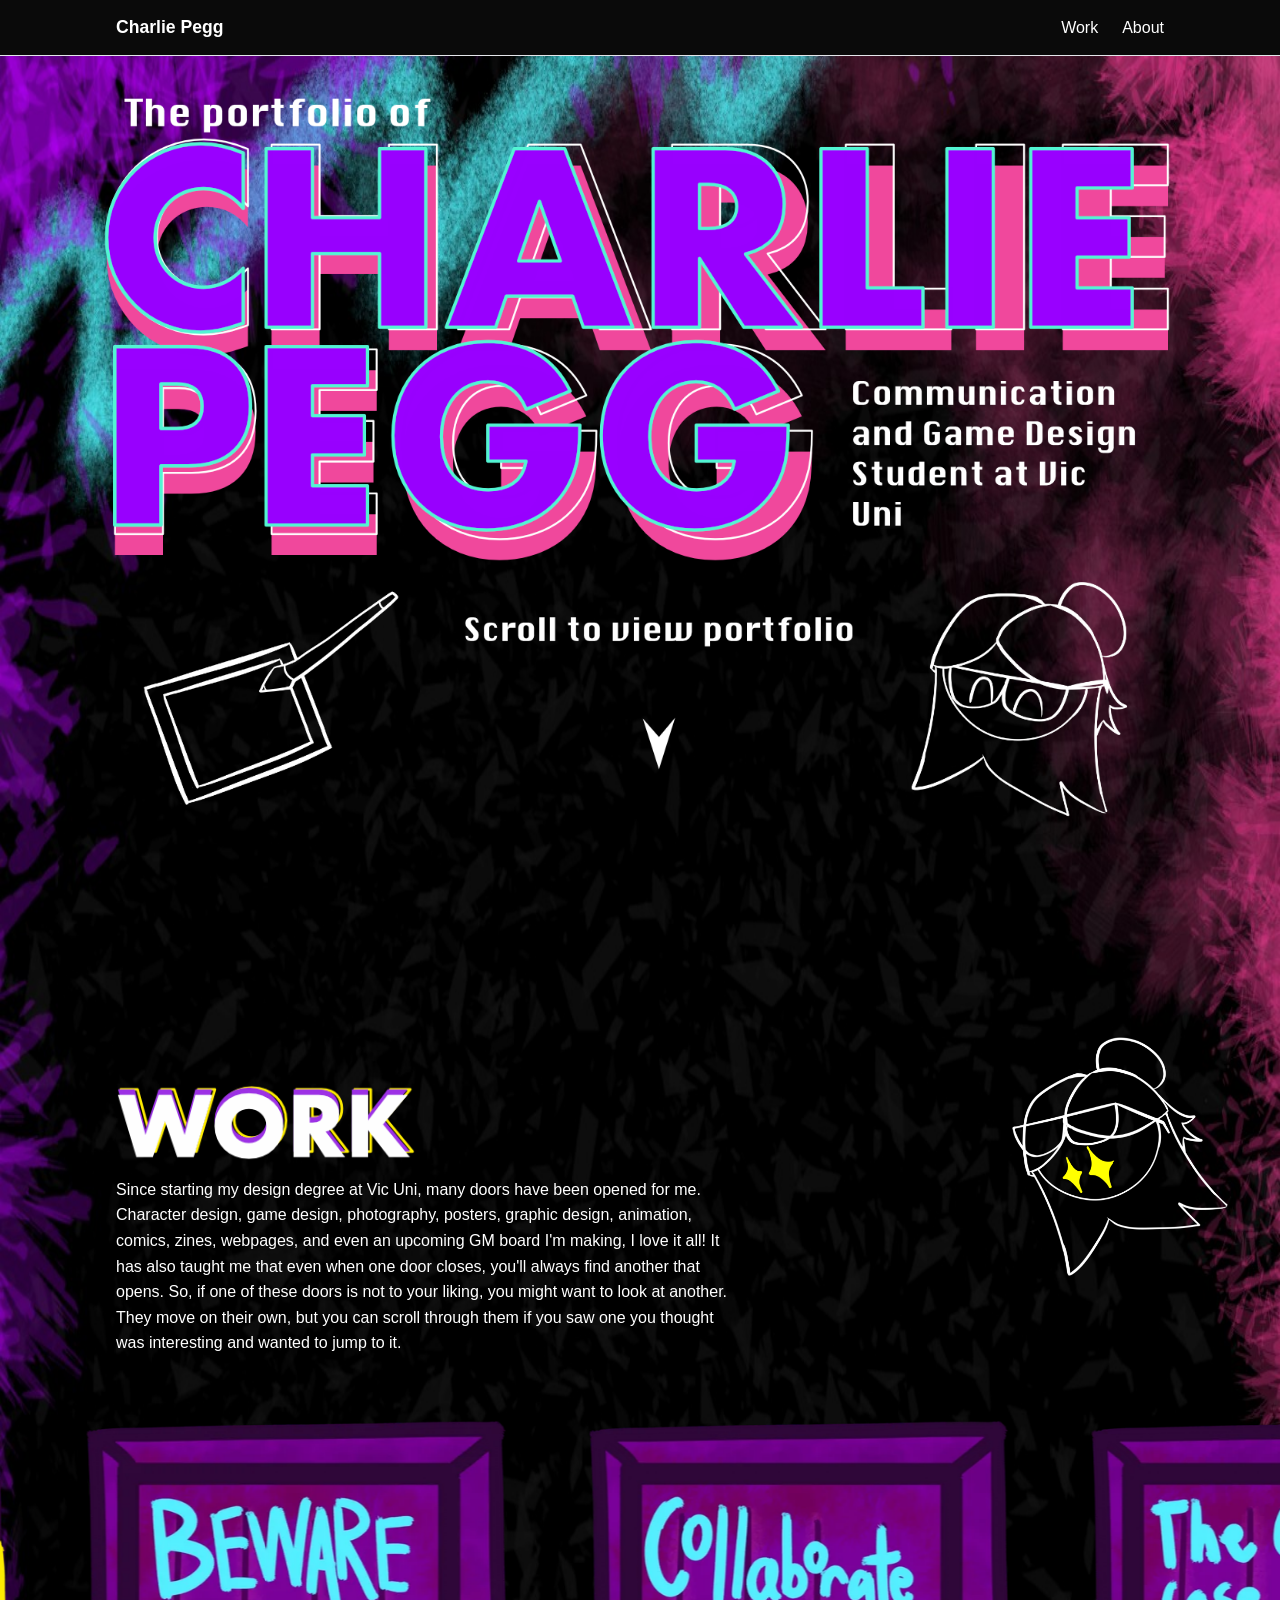
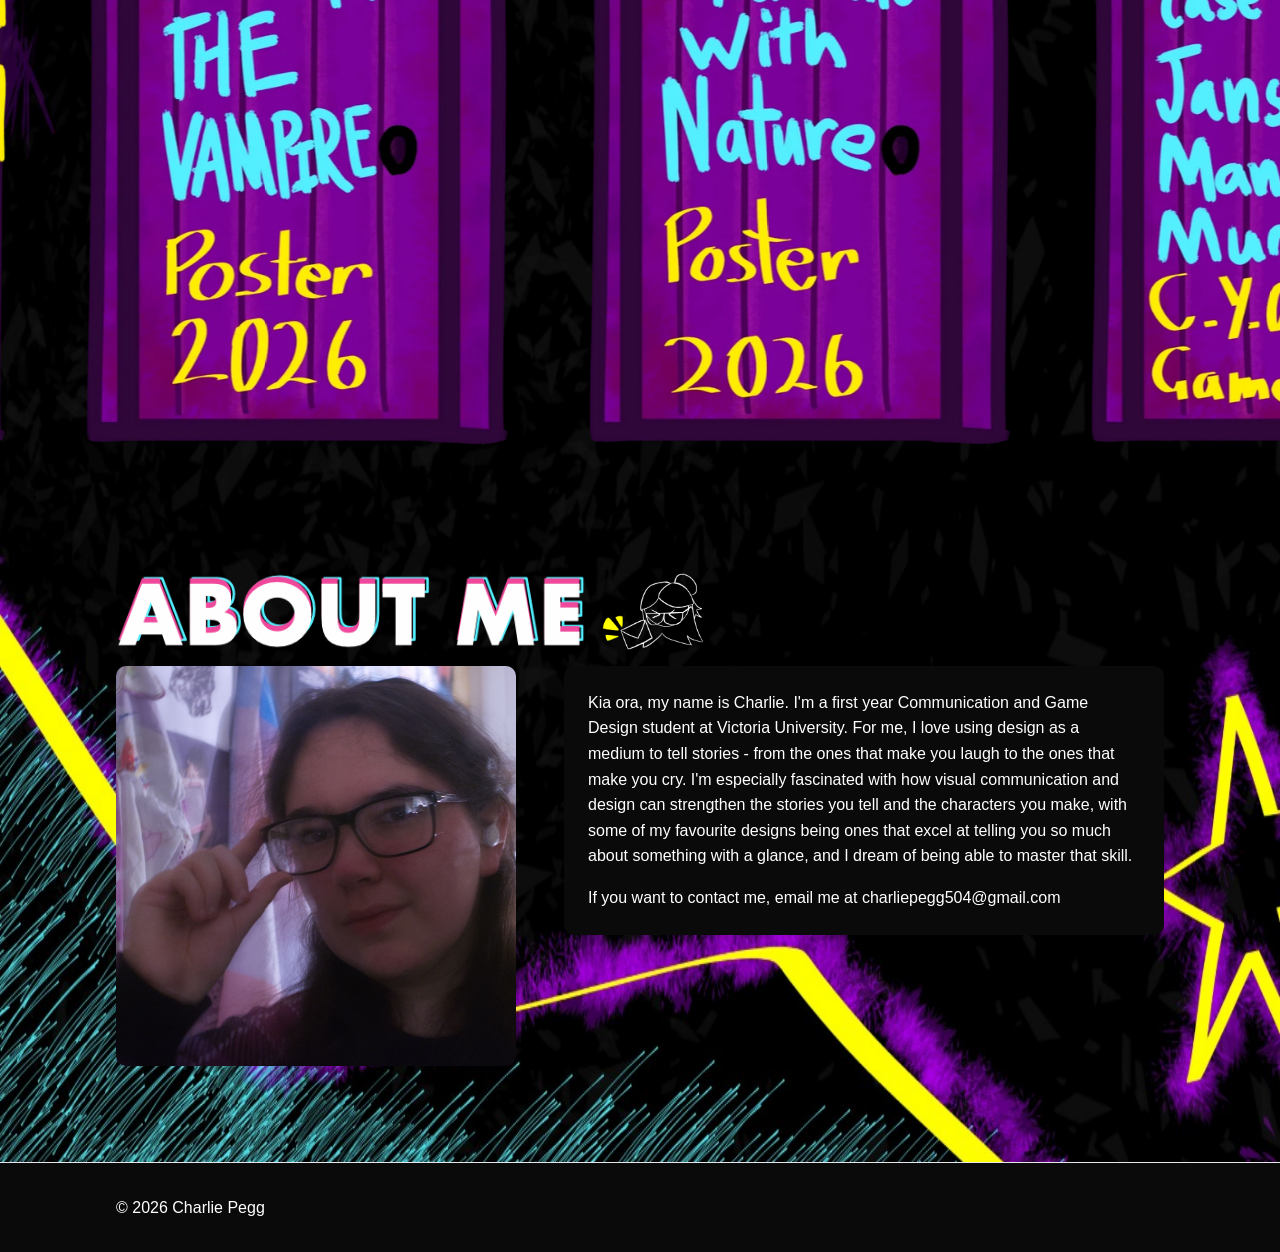
<file: index.html>
<!DOCTYPE html>
<!--
  =============================================================
  HOME PAGE  (index.html)
  =============================================================
  This is the front page of your portfolio.

  It has three sections, which cover the minimum requirements
  from the brief:
    1. HERO      - your name + one line about you
    2. WORK      - a grid of your projects       (required)
    3. ABOUT     - a short paragraph about you    (required)

  Anywhere you see the word REPLACE, that is content for YOU
  to change. Don't leave any REPLACE text in your final site!

  TIP: Ask Claude things like
    "Change the hero heading to my name and make the subtitle
     say I'm a photography student."
  =============================================================
-->
<html lang="en-NZ">
<head>
  <meta charset="UTF-8" />
  <!-- This meta tag is what makes the site work on phones. Leave it in. -->
  <meta name="viewport" content="width=device-width, initial-scale=1.0" />

  <!-- REPLACE: the browser tab title -->
  <title>Charlie Pegg — Portfolio</title>

  <!-- REPLACE: a one-line description search engines show -->
  <meta name="description" content="Portfolio of Charlie Pegg, a design student at Te Herenga Waka." />

  <!-- The little icon in the browser tab (your sketch). -->
  <link rel="icon" href="assets/favicon.png" type="image/png" />

  <link rel="stylesheet" href="styles.css" />
</head>
<body>

  <!-- Skip link: lets keyboard users jump straight to the main content
       instead of tabbing through the menu. It's hidden until focused. -->
  <a class="skip-link" href="#main">Skip to content</a>

  <!-- ===================== INTRO SCREEN =====================
       Your name artwork fills the first screen. It's fixed in place and
       script.js shrinks and fades it as the visitor scrolls. It's
       decoration only (the real name is in the heading below), so it's
       hidden from screen readers. The spacer gives the page one screen
       of height so there's something to scroll through. -->
  <div class="intro" aria-hidden="true">
    <!-- Three layers drawn on the same canvas so they line up: your name,
         the white text, and the arrow (which bounces). They shrink together. -->
    <div class="intro__stage">
      <img src="assets/hero-name.png" alt="" />
      <img src="assets/hero-text.png" alt="" />
      <img class="intro__arrow" src="assets/hero-arrow.png" alt="" />
      <!-- The two little sketches (they flip between tilting left and right) -->
      <img class="intro__sketch intro__sketch--tablet" src="assets/hero-tablet.png" alt="" />
      <img class="intro__sketch intro__sketch--character" src="assets/hero-character.png" alt="" />
    </div>
  </div>
  <div class="intro-spacer"></div>


  <!-- ===================== NAVIGATION BAR ===================== -->
  <header class="site-header">
    <div class="container nav">
      <!-- REPLACE: your name / logo text -->
      <a href="index.html" class="nav__logo">Charlie Pegg</a>

      <!-- The button below only shows on small screens (phones). -->
      <button class="nav__toggle" aria-label="Open menu" aria-expanded="false">
        <span></span><span></span><span></span>
      </button>

      <nav class="nav__links">
        <a href="#work">Work</a>
        <a href="#about">About</a>
      </nav>
    </div>
  </header>

  <main id="main">

    <!-- ===================== 1. HERO ===================== -->
    <section class="hero container">
      <p class="hero__eyebrow"></p>
      <!-- REPLACE: your name -->
      <!-- The big name artwork is hidden from screen readers, so this heading carries the name for them.
           "visually-hidden" keeps it off the screen but still readable by screen readers. -->
      <h1 class="hero__title visually-hidden">Charlie Pegg</h1>
      <!-- REPLACE: one sentence about what you do -->
      <p class="hero__subtitle">
        
      </p>
    </section>

    <!-- ===================== 2. WORK / PROJECTS (required) ===================== -->
    <section id="work" class="section container">
      <!-- Little sketch in the top-right corner of this section. It tilts left and right like the ones on the opening screen. -->
      <img class="work-sketch" src="assets/work-sketch.png" alt="" aria-hidden="true" />
      <!-- The heading is still a real <h2>, so screen readers read "Work". -->
      <h2 class="section__title section__title--image"><img src="assets/work-title.png" alt="Work" /></h2>
      <p class="section__intro">
        Since starting my design degree at Vic Uni, many doors have been opened for me. Character design, game design, photography, posters, graphic design, animation, comics, zines, webpages, and even an upcoming GM board I'm making, I love it all! It has also taught me that even when one door closes, you'll always find another that opens. So, if one of these doors is not to your liking, you might want to look at another. They move on their own, but you can scroll through them if you saw one you thought was interesting and wanted to jump to it.
      </p>

      <!--
        There is ONE project card below to get you started. Each card links
        to its own project page (see project.html).

        ★ EASIEST WAY TO ADD ANOTHER PROJECT:
          Just tell Claude:  "add another project"
          Claude will make a new card here AND a new project page, and link
          them together for you.

        (Prefer to do it by hand? Copy the whole <a class="card">...</a>
        block below, paste it, and point its href at a new page.)
      -->
      <!-- The doors sit in a row that slowly slides sideways in a loop (script.js
           makes a second copy of the row so the loop has no gap). -->
      <div class="door-loop">
      <div class="door-loop__track">

        <!-- PROJECT 1 -->
        <a class="card" href="project-6.html">
          <div class="card__door">
            <!-- The poster behind the door. It shows when the door opens. -->
            <img class="card__photo" src="assets/project-6.jpg" alt="Poster reading Beware the Vampire!: a black and white photo of a wide-eyed person with dark hair and a trickle of blood at their lip, beneath huge dripping red letters, with small text asking people to report vampire sightings to a vampire hunter or call 0800 VAMPIRE, and the logo of The Hunter Institute" />
            <img class="card__door-img card__door-img--closed" src="assets/door-closed-vampire.webp" alt="" />
            <img class="card__door-img card__door-img--open" src="assets/door-open.webp" alt="" />
          </div>
          <!-- The door drawing already shows these words, so this copy is for screen readers only. -->
          <div class="card__body visually-hidden">
            <h3 class="card__title">Beware the Vampire</h3>
            <p class="card__meta">Poster · 2026</p>
          </div>
        </a>

        <!-- PROJECT 2 -->
        <a class="card" href="project-5.html">
          <div class="card__door">
            <!-- The poster behind the door. It shows when the door opens. -->
            <img class="card__photo" src="assets/project-5.jpg" alt="Poster reading Collaborate with Nature: a person carrying a yellow bucket walks along a red-brown forest path as a black and white bird flies towards a large yellow beehive hanging from a tree, with the word NATURE painted large across the path, and small text about people working alongside the Honeyguide bird for hundreds of thousands of years, ending Humanity can find ways to collaborate with nature again" />
            <img class="card__door-img card__door-img--closed" src="assets/door-closed-nature.webp" alt="" />
            <img class="card__door-img card__door-img--open" src="assets/door-open.webp" alt="" />
          </div>
          <!-- The door drawing already shows these words, so this copy is for screen readers only. -->
          <div class="card__body visually-hidden">
            <h3 class="card__title">Collaborate with Nature</h3>
            <p class="card__meta">Poster · 2026</p>
          </div>
        </a>

        <!-- PROJECT 3 -->
        <a class="card" href="project-3.html">
          <div class="card__door">
            <!-- The image behind the door. It shows when the door opens. object-position picks which slice of the wide picture fits the tall doorway. -->
            <img class="card__photo card__photo--slice" src="assets/project-3.jpg" alt="Night-time drawing of a large grey building with many lit windows, at the top of a stepped garden with mountains behind it and a starry sky above, with red staining across the ground and walls" />
            <img class="card__door-img card__door-img--closed" src="assets/door-closed-jansen.webp" alt="" />
            <img class="card__door-img card__door-img--open" src="assets/door-open.webp" alt="" />
          </div>
          <!-- The door drawing already shows these words, so this copy is for screen readers only. -->
          <div class="card__body visually-hidden">
            <h3 class="card__title">The Curious Case of the Jansen Mansion Murders</h3>
            <p class="card__meta">C.Y.O.A Game · 2026</p>
          </div>
        </a>

        <!-- PROJECT 4 -->
        <a class="card" href="project-2.html">
          <div class="card__door">
            <!-- The poster sits behind the door and shows when the door opens. -->
            <img class="card__photo card__photo--contain" src="assets/ouroboros.jpg" alt="Poster for Ouroboros, a photography zine by Charlie Pegg, 12.2.25 to 24.10.25: a portrait of a person with shoulder-length hair sitting in front of a dark curtain, with another person's shoulder out of focus in the foreground" />
            <img class="card__door-img card__door-img--closed" src="assets/door-closed-ouroboros.webp" alt="" />
            <img class="card__door-img card__door-img--open" src="assets/door-open.webp" alt="" />
          </div>
          <!-- The door drawing already shows these words, so this copy is for screen readers only. -->
          <div class="card__body visually-hidden">
            <h3 class="card__title">Ouroboros</h3>
            <p class="card__meta">Photography Zine · 2026</p>
          </div>
        </a>

        <!-- PROJECT 5 -->
        <a class="card" href="project-4.html">
          <div class="card__door">
            <!-- The cover image behind the door. It shows when the door opens. -->
            <img class="card__photo" src="assets/project-4.jpg" alt="Cover of Forever ends in the Fall, written and illustrated by Charlie Pegg: a pale hand reaching out of a white sleeve, holding a pink and white flower, against a black background" />
            <img class="card__door-img card__door-img--closed" src="assets/door-closed-forever.webp" alt="" />
            <img class="card__door-img card__door-img--open" src="assets/door-open.webp" alt="" />
          </div>
          <!-- The door drawing already shows these words, so this copy is for screen readers only. -->
          <div class="card__body visually-hidden">
            <h3 class="card__title">Forever ends in the Fall</h3>
            <p class="card__meta">Short graphic novel · 2026</p>
          </div>
        </a>

        <!-- PROJECT 6 -->
        <a class="card" href="project.html">
          <div class="card__door">
            <!-- The project photo sits behind the door. It shows when the door opens. -->
            <img class="card__photo" src="assets/rowan.jpg" alt="Character design of Rowan: a tall figure in a white, blood-stained veil with dark horn-like branches over the eyes, grey armour, red flowers, and a long torn black and white robe fading to red, standing barefoot with vines wrapped around the ankles" />
            <img class="card__door-img card__door-img--closed" src="assets/door-closed.webp" alt="" />
            <img class="card__door-img card__door-img--open" src="assets/door-open.webp" alt="" />
          </div>
          <!-- The door drawing already shows these words, so this copy is for screen readers only. -->
          <div class="card__body visually-hidden">
            <h3 class="card__title">Rowan</h3>
            <p class="card__meta">Character Design · 2026</p>
          </div>
        </a>


        <!-- Coming soon door: not a link, so it has no project page. -->
        <div class="card card--blank">
          <div class="card__door">
            <img class="card__door-img" src="assets/door-coming-soon.webp" alt="Coming soon: a purple door wrapped in yellow tape" />
          </div>
        </div>

      </div>
      </div>
    </section>

    <!-- ===================== 3. ABOUT ME (required) ===================== -->
    <section id="about" class="section container">
      <h2 class="section__title section__title--image section__title--with-sketch"><img class="section__title-img--about" src="assets/about-title.png" alt="About me" /><!-- The little sketch beside the title. It tilts left and right like the other sketches. -->
        <img class="about-sketch" src="assets/about-sketch.png" alt="" aria-hidden="true" /></h2>
      <div class="about">
        <!-- REPLACE the placeholder image in the assets folder,
             or ask Claude to swap in your own photo. -->
        <img
          class="about__photo"
          src="assets/profile.jpg"
          alt="Charlie wearing dark-framed glasses, touching the frame with one hand and smiling slightly, in front of a colourful patterned curtain"
        />
        <div class="about__text">
          <!-- REPLACE: 2-4 sentences about you. Who are you? What are you
               studying? What kind of design do you care about? -->
          <p>
            Kia ora, my name is Charlie. I'm a first year Communication and Game Design student at Victoria University. For me, I love using design as a medium to tell stories - from the ones that make you laugh to the ones that make you cry. I'm especially fascinated with how visual communication and design can strengthen the stories you tell and the characters you make, with some of my favourite designs being ones that excel at telling you so much about something with a glance, and I dream of being able to master that skill.
          </p>
          <p>
            If you want to contact me, email me at charliepegg504@gmail.com
          </p>
        </div>
      </div>
    </section>

  </main>

  <!-- ===================== FOOTER ===================== -->
  <footer class="site-footer">
    <div class="container">
      <!-- The year fills in automatically (see script.js). -->
      <p>© <span id="year"></span> Charlie Pegg</p>
    </div>
  </footer>

  <script src="script.js"></script>
</body>
</html>
</file>
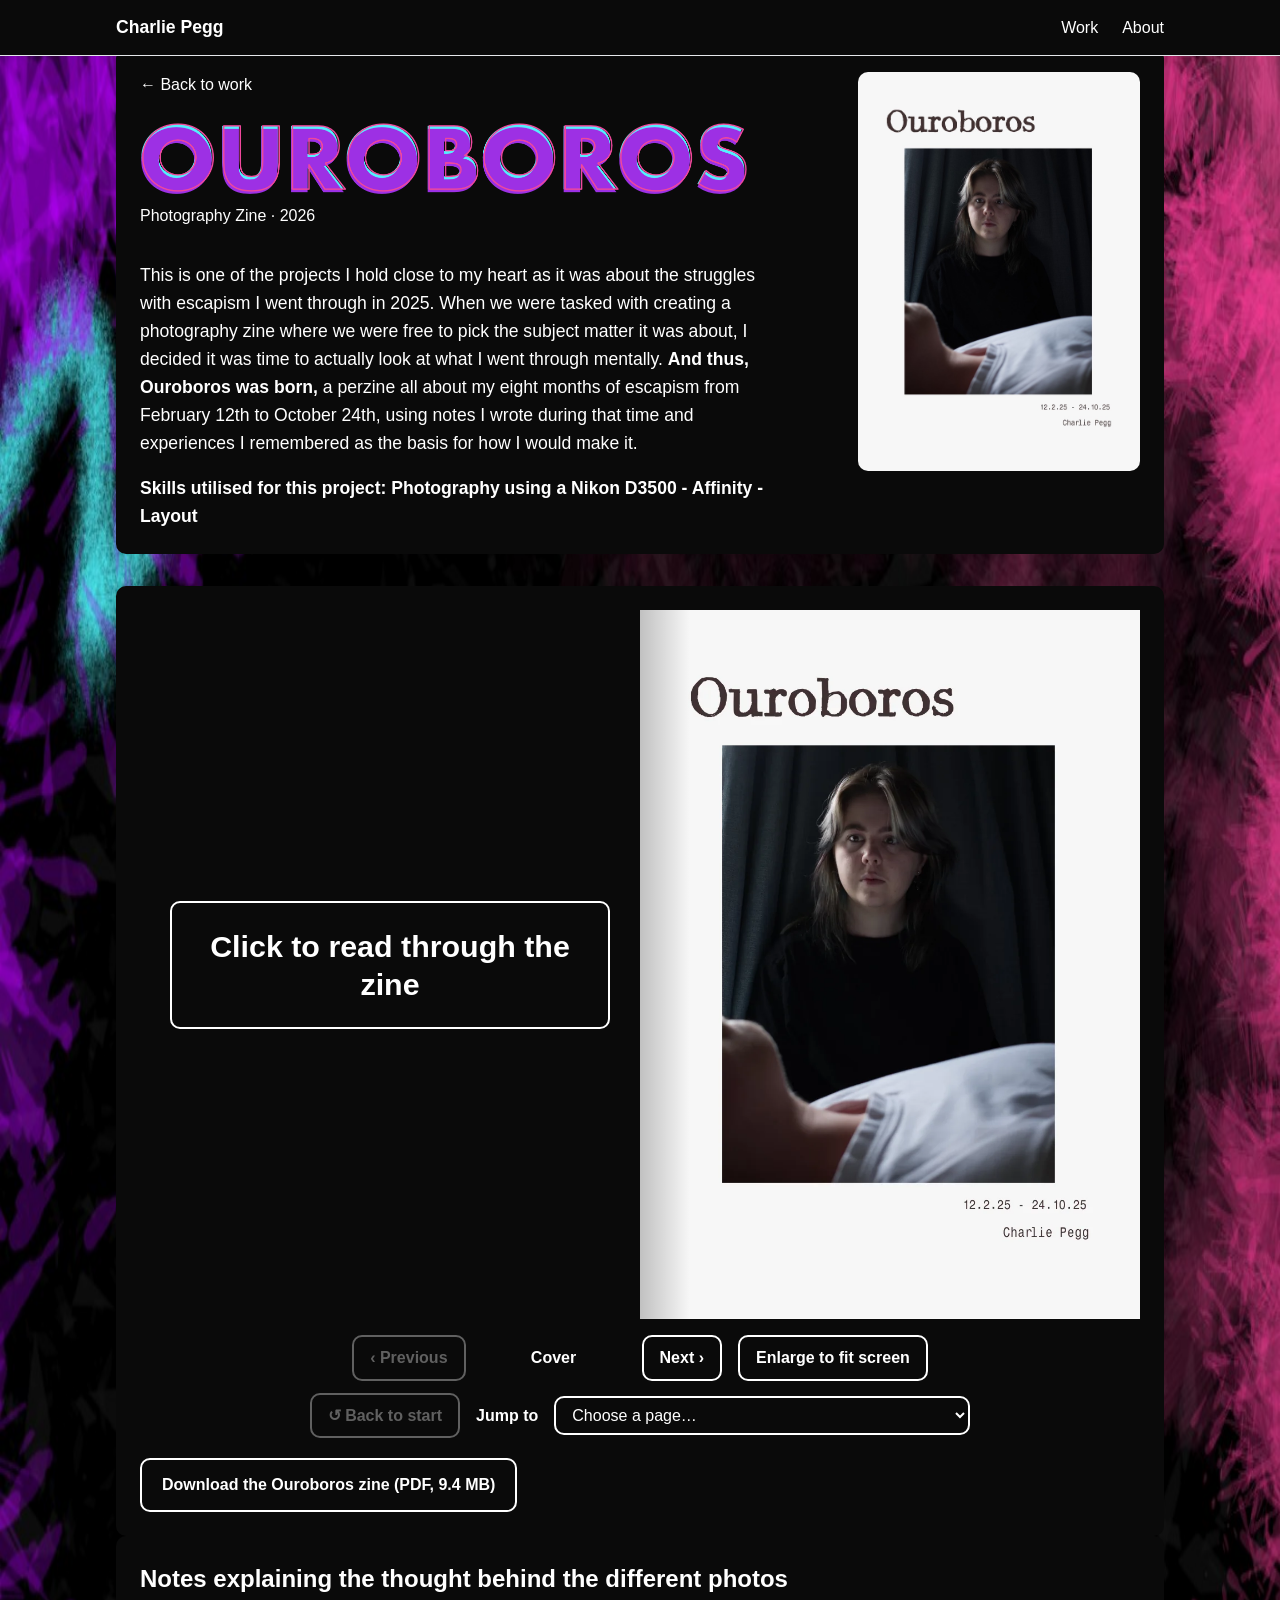
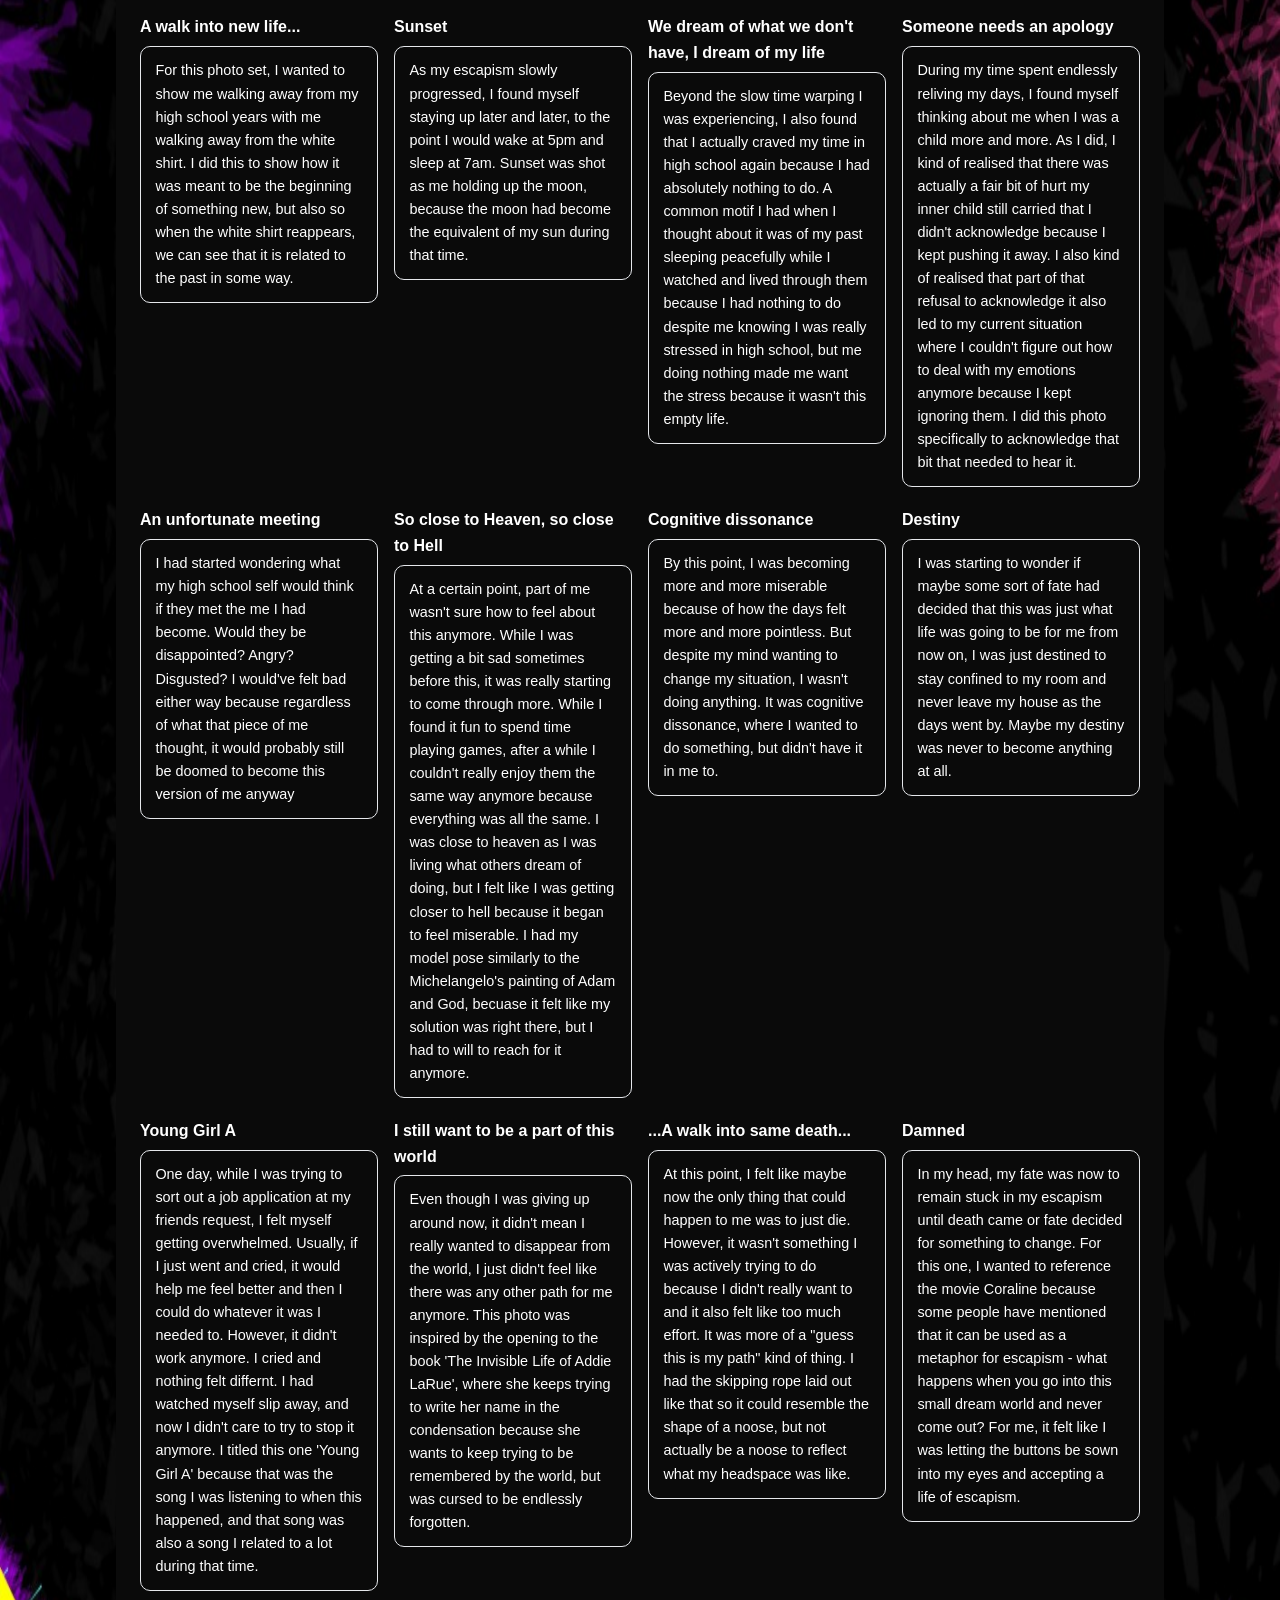
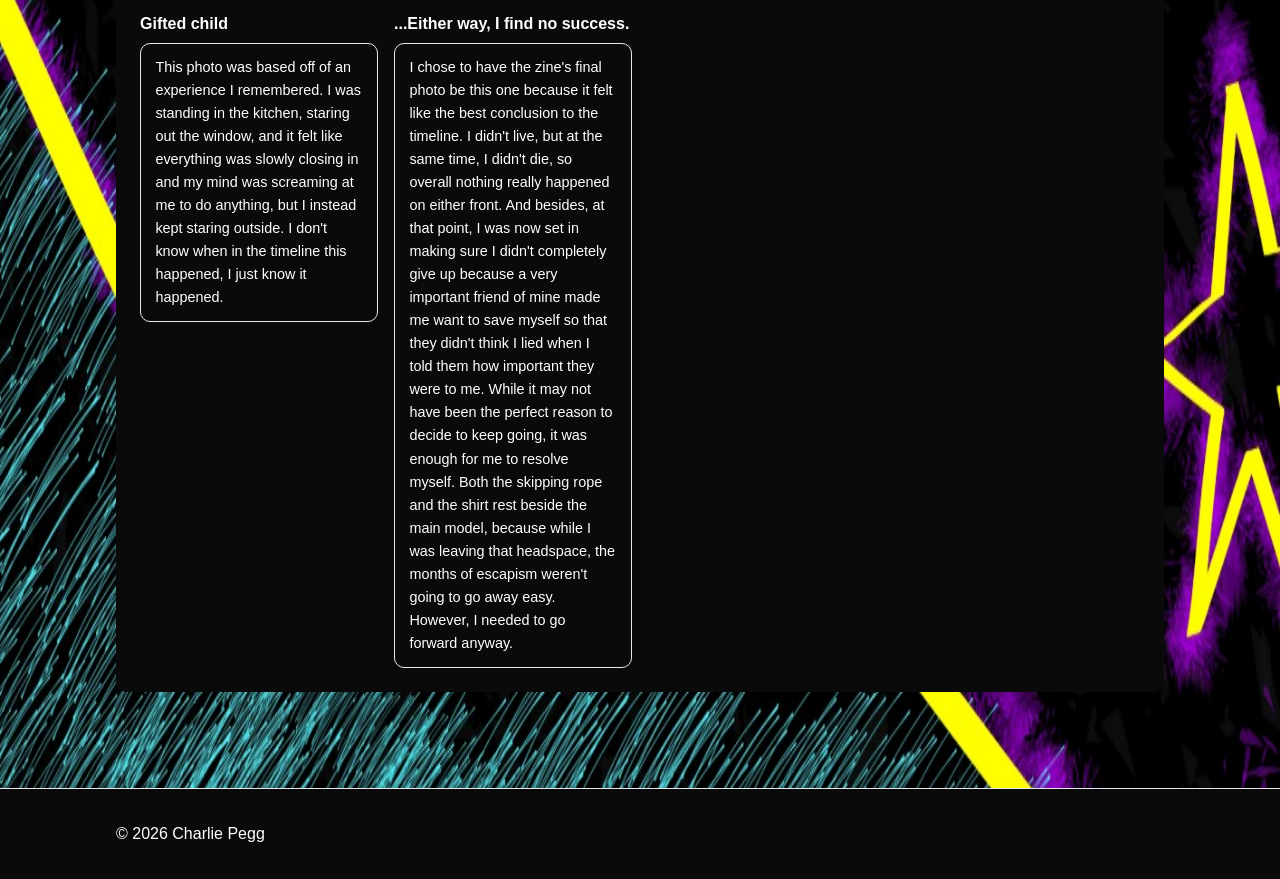
<file: project-2.html>
<!DOCTYPE html>
<!--
  =============================================================
  PROJECT PAGE 2  (project-2.html)  -  Ouroboros
  =============================================================
  The page for the Ouroboros door on the home page. It's built the same
  way as project.html: a title, images and a description.
  Anywhere you see REPLACE, that is content for YOU to write.
  =============================================================
-->
<html lang="en-NZ">
<head>
  <meta charset="UTF-8" />
  <meta name="viewport" content="width=device-width, initial-scale=1.0" />
  <title>Ouroboros — Charlie Pegg</title>
  <meta name="description" content="Ouroboros, a photography zine by Charlie Pegg, 2026." />
  <!-- The little icon in the browser tab (your sketch). -->
  <link rel="icon" href="assets/favicon.png" type="image/png" />

  <link rel="stylesheet" href="styles.css" />
</head>
<body>

  <!-- Skip link: lets keyboard users jump straight to the main content. -->
  <a class="skip-link" href="#main">Skip to content</a>

  <!-- Same nav as the other pages. The logo links home. -->
  <header class="site-header">
    <div class="container nav">
      <a href="index.html" class="nav__logo">Charlie Pegg</a>
      <button class="nav__toggle" aria-label="Open menu" aria-expanded="false">
        <span></span><span></span><span></span>
      </button>
      <nav class="nav__links">
        <a href="index.html#work">Work</a>
        <a href="index.html#about">About</a>
      </nav>
    </div>
  </header>

  <main id="main">
    <article class="section container project">

      <!-- A solid #0a0a0a box behind the text, so it stays readable over the background artwork. -->
      <div class="project__panel">
        <!-- The Ouroboros poster, floated to the right inside the box so the text wraps around it. -->
        <img class="project__panel-image" src="assets/ouroboros.jpg" alt="Front page for Ouroboros, a photography zine by Charlie Pegg, 12.2.25 to 24.10.25: a portrait of a person with shoulder-length hair sitting in front of a dark curtain, with another person's shoulder out of focus in the foreground" />

        <!-- A link back to the list of projects -->
        <a class="project__back" href="index.html#work">← Back to work</a>

        <h1 class="project__title"><img class="project__title-img project__title-img--ouroboros" src="assets/ouroboros-title.png" alt="Ouroboros" /></h1>

        <p class="project__meta">Photography Zine · 2026</p>

        <!-- ===== PROJECT DESCRIPTION ===== -->
        <div class="project__description">
          <!-- REPLACE: describe your project. What is it? Why did you make
               it? How did you make it? What are you proud of? -->
          <p>
            This is one of the projects I hold close to my heart as it was about the struggles with escapism I went through in 2025. When we were tasked with creating a photography zine where we were free to pick the subject matter it was about, I decided it was time to actually look at what I went through mentally. <strong>And thus, Ouroboros was born,</strong> a perzine all about my eight months of escapism from February 12th to October 24th, using notes I wrote during that time and experiences I remembered as the basis for how I would make it.
          </p>
          
          <p>
            <strong>Skills utilised for this project: Photography using a Nikon D3500 - Affinity - Layout</strong>
          </p>
        </div>
      </div>

      <!-- ===== THE ZINE ===== -->
      <!-- A page-turning viewer. script.js builds the pages from the images in assets/ouroboros-zine/
           (page-01.webp is the cover, page-02 to page-16 are the double-page spreads, page-17 is the back
           cover). The full PDF is still there to download underneath. -->
      <section class="project__panel project__pdf-box" aria-labelledby="zine-heading">
        <h2 id="zine-heading" class="visually-hidden">The Ouroboros zine</h2>

        <!-- The book and its buttons live in one wrapper, so "Enlarge to fit screen" can fill the screen with both. -->
        <div class="flipbook-wrap">
          <div class="flipbook" id="zine" role="group" aria-roledescription="book" aria-label="The Ouroboros zine. Use the buttons, click the pages, or use the left and right arrow keys to turn the pages."
               tabindex="0" data-path="assets/ouroboros-zine/page-" data-ext=".webp" data-count="17">
            <div class="flipbook__book">
              <!-- Shows in the empty left-hand side while the zine is closed on its cover. -->
              <p class="flipbook__hint">Click to read through the zine</p>
            </div>
            <noscript><p>The page-turning viewer needs JavaScript. Use the download link below to read the zine.</p></noscript>
          </div>

          <div class="flipbook__controls">
            <button type="button" class="flipbook__button" data-flip="prev" aria-controls="zine">&#8249; Previous</button>
            <span class="flipbook__status" role="status" aria-live="polite">Cover</span>
            <button type="button" class="flipbook__button" data-flip="next" aria-controls="zine">Next &#8250;</button>
            <button type="button" class="flipbook__button flipbook__enlarge" data-flip="enlarge" hidden>Enlarge to fit screen</button>
          </div>

          <!-- Jump controls: "Back to start" and a page index. They stay hidden until the script is working. -->
          <div class="flipbook__jump" hidden>
            <button type="button" class="flipbook__button" data-flip="start" aria-controls="zine">&#8634; Back to start</button>
            <label for="zine-jump" class="flipbook__label">Jump to</label>
            <select id="zine-jump" class="flipbook__select" aria-controls="zine">
              <option value="">Choose a page&hellip;</option>
              <option value="0">Cover</option>
              <optgroup label="Contents (the zine's own table of contents)">
                <option value="2">Pg. 3 – Eternity.</option>
                <option value="2">Pg. 4 – Rationale.</option>
                <option value="3">Pg. 5 – A walk into new life...</option>
                <option value="4">Pg. 7 – Sunset.</option>
                <option value="5">Pg. 9 – We dream of what we don't have, I dream of my life.</option>
                <option value="6">Pg. 11 – Someone needs an apology.</option>
                <option value="6">Pg. 12 – An unfortunate meeting.</option>
                <option value="7">Pg. 13 – So close to Heaven, so close to Hell.</option>
                <option value="8">Pg. 15 – Cognitive dissonance.</option>
                <option value="8">Pg. 16 – Destiny.</option>
                <option value="9">Pg. 18 – Young Girl A.</option>
                <option value="10">Pg. 19 – I still want to be a part of this world.</option>
                <option value="11">Pg. 21 – ...A walk into same death...</option>
                <option value="12">Pg. 23 – Damned.</option>
                <option value="13">Pg. 25 – Gifted child.</option>
                <option value="14">Pg. 27 – ...Either way, I find no success.</option>
                <option value="15">Pg. 29 – Closing remarks.</option>
              </optgroup>
              <optgroup label="Every spread">
                <option value="1">Pages 1–2</option>
                <option value="2">Pages 3–4</option>
                <option value="3">Pages 5–6</option>
                <option value="4">Pages 7–8</option>
                <option value="5">Pages 9–10</option>
                <option value="6">Pages 11–12</option>
                <option value="7">Pages 13–14</option>
                <option value="8">Pages 15–16</option>
                <option value="9">Pages 17–18</option>
                <option value="10">Pages 19–20</option>
                <option value="11">Pages 21–22</option>
                <option value="12">Pages 23–24</option>
                <option value="13">Pages 25–26</option>
                <option value="14">Pages 27–28</option>
                <option value="15">Pages 29–30</option>
              </optgroup>
              <option value="16">Back cover</option>
            </select>
          </div>
        </div>

        <a class="project__download" href="assets/Ouroboros-Zine.pdf" download>Download the Ouroboros zine (PDF, 9.4 MB)</a>
      </section>

      <!-- ===== SMALL TEXT BOXES ===== -->
      <!-- 14 small boxes in a grid. Each has a title above it and a short note inside.
           Change the "REPLACE" text in each one. To add or remove a box, copy or delete a whole
           <div class="notegrid__item"> ... </div> block. -->
      <section class="project__notes notegrid" aria-labelledby="notegrid-heading">
        <h2 id="notegrid-heading">Notes explaining the thought behind the different photos</h2>
        <div class="notegrid__list">
          <div class="notegrid__item">
            <h3 class="notegrid__title">A walk into new life...</h3>
            <div class="notegrid__box"><p>For this photo set, I wanted to show me walking away from my high school years with me walking away from the white shirt. I did this to show how it was meant to be the beginning of something new, but also so when the white shirt reappears, we can see that it is related to the past in some way.</p></div>
          </div>
          <div class="notegrid__item">
            <h3 class="notegrid__title">Sunset</h3>
            <div class="notegrid__box"><p>As my escapism slowly progressed, I found myself staying up later and later, to the point I would wake at 5pm and sleep at 7am. Sunset was shot as me holding up the moon, because the moon had become the equivalent of my sun during that time.</p></div>
          </div>
          <div class="notegrid__item">
            <h3 class="notegrid__title">We dream of what we don't have, I dream of my life</h3>
            <div class="notegrid__box"><p>Beyond the slow time warping I was experiencing, I also found that I actually craved my time in high school again because I had absolutely nothing to do. A common motif I had when I thought about it was of my past sleeping peacefully while I watched and lived through them because I had nothing to do despite me knowing I was really stressed in high school, but me doing nothing made me want the stress because it wasn't this empty life.</p></div>
          </div>
          <div class="notegrid__item">
            <h3 class="notegrid__title">Someone needs an apology</h3>
            <div class="notegrid__box"><p>During my time spent endlessly reliving my days, I found myself thinking about me when I was a child more and more. As I did, I kind of realised that there was actually a fair bit of hurt my inner child still carried that I didn't acknowledge because I kept pushing it away. I also kind of realised that part of that refusal to acknowledge it also led to my current situation where I couldn't figure out how to deal with my emotions anymore because I kept ignoring them. I did this photo specifically to acknowledge that bit that needed to hear it. </p></div>
          </div>
          <div class="notegrid__item">
            <h3 class="notegrid__title">An unfortunate meeting</h3>
            <div class="notegrid__box"><p>I had started wondering what my high school self would think if they met the me I had become. Would they be disappointed? Angry? Disgusted? I would've felt bad either way because regardless of what that piece of me thought, it would probably still be doomed to become this version of me anyway</p></div>
          </div>
          <div class="notegrid__item">
            <h3 class="notegrid__title">So close to Heaven, so close to Hell</h3>
            <div class="notegrid__box"><p>At a certain point, part of me wasn't sure how to feel about this anymore. While I was getting a bit sad sometimes before this, it was really starting to come through more. While I found it fun to spend time playing games, after a while I couldn't really enjoy them the same way anymore because everything was all the same. I was close to heaven as I was living what others dream of doing, but I felt like I was getting closer to hell because it began to feel miserable. I had my model pose similarly to the Michelangelo's painting of Adam and God, becuase it felt like my solution was right there, but I had to will to reach for it anymore.</p></div>
          </div>
          <div class="notegrid__item">
            <h3 class="notegrid__title">Cognitive dissonance</h3>
            <div class="notegrid__box"><p>By this point, I was becoming more and more miserable because of how the days felt more and more pointless. But despite my mind wanting to change my situation, I wasn't doing anything. It was cognitive dissonance, where I wanted to do something, but didn't have it in me to.</p></div>
          </div>
          <div class="notegrid__item">
            <h3 class="notegrid__title">Destiny</h3>
            <div class="notegrid__box"><p>I was starting to wonder if maybe some sort of fate had decided that this was just what life was going to be for me from now on, I was just destined to stay confined to my room and never leave my house as the days went by. Maybe my destiny was never to become anything at all.</p></div>
          </div>
          <div class="notegrid__item">
            <h3 class="notegrid__title">Young Girl A</h3>
            <div class="notegrid__box"><p>One day, while I was trying to sort out a job application at my friends request, I felt myself getting overwhelmed. Usually, if I just went and cried, it would help me feel better and then I could do whatever it was I needed to. However, it didn't work anymore. I cried and nothing felt differnt. I had watched myself slip away, and now I didn't care to try to stop it anymore. I titled this one 'Young Girl A' because that was the song I was listening to when this happened, and that song was also a song I related to a lot during that time.</p></div>
          </div>
          <div class="notegrid__item">
            <h3 class="notegrid__title">I still want to be a part of this world</h3>
            <div class="notegrid__box"><p>Even though I was giving up around now, it didn't mean I really wanted to disappear from the world, I just didn't feel like there was any other path for me anymore. This photo was inspired by the opening to the book 'The Invisible Life of Addie LaRue', where she keeps trying to write her name in the condensation because she wants to keep trying to be remembered by the world, but was cursed to be endlessly forgotten.</p></div>
          </div>
          <div class="notegrid__item">
            <h3 class="notegrid__title">...A walk into same death...</h3>
            <div class="notegrid__box"><p>At this point, I felt like maybe now the only thing that could happen to me was to just die. However, it wasn't something I was actively trying to do because I didn't really want to and it also felt like too much effort. It was more of a "guess this is my path" kind of thing. I had the skipping rope laid out like that so it could resemble the shape of a noose, but not actually be a noose to reflect what my headspace was like.</p></div>
          </div>
          <div class="notegrid__item">
            <h3 class="notegrid__title">Damned</h3>
            <div class="notegrid__box"><p>In my head, my fate was now to remain stuck in my escapism until death came or fate decided for something to change. For this one, I wanted to reference the movie Coraline because some people have mentioned that it can be used as a metaphor for escapism - what happens when you go into this small dream world and never come out? For me, it felt like I was letting the buttons be sown into my eyes and accepting a life of escapism.</p></div>
          </div>
          <div class="notegrid__item">
            <h3 class="notegrid__title">Gifted child</h3>
            <div class="notegrid__box"><p>This photo was based off of an experience I remembered. I was standing in the kitchen, staring out the window, and it felt like everything was slowly closing in and my mind was screaming at me to do anything, but I instead kept staring outside. I don't know when in the timeline this happened, I just know it happened.</p></div>
          </div>
          <div class="notegrid__item">
            <h3 class="notegrid__title">...Either way, I find no success.</h3>
            <div class="notegrid__box"><p>I chose to have the zine's final photo be this one because it felt like the best conclusion to the timeline. I didn't live, but at the same time, I didn't die, so overall nothing really happened on either front. And besides, at that point, I was now set in making sure I didn't completely give up because a very important friend of mine made me want to save myself so that they didn't think I lied when I told them how important they were to me. While it may not have been the perfect reason to decide to keep going, it was enough for me to resolve myself. Both the skipping rope and the shirt rest beside the main model, because while I was leaving that headspace, the months of escapism weren't going to go away easy. However, I needed to go forward anyway.</p></div>
          </div>
        </div>
      </section>
      <!-- ===== PROJECT IMAGES ===== -->
      <!-- Images of the work will go here later. Ask Claude to "add an image row" and it will
           add an image with a writing box beside it, matching the Rowan page. -->

    </article>
  </main>

  <footer class="site-footer">
    <div class="container">
      <p>© <span id="year"></span> Charlie Pegg</p>
    </div>
  </footer>

  <script src="script.js"></script>
</body>
</html>
</file>
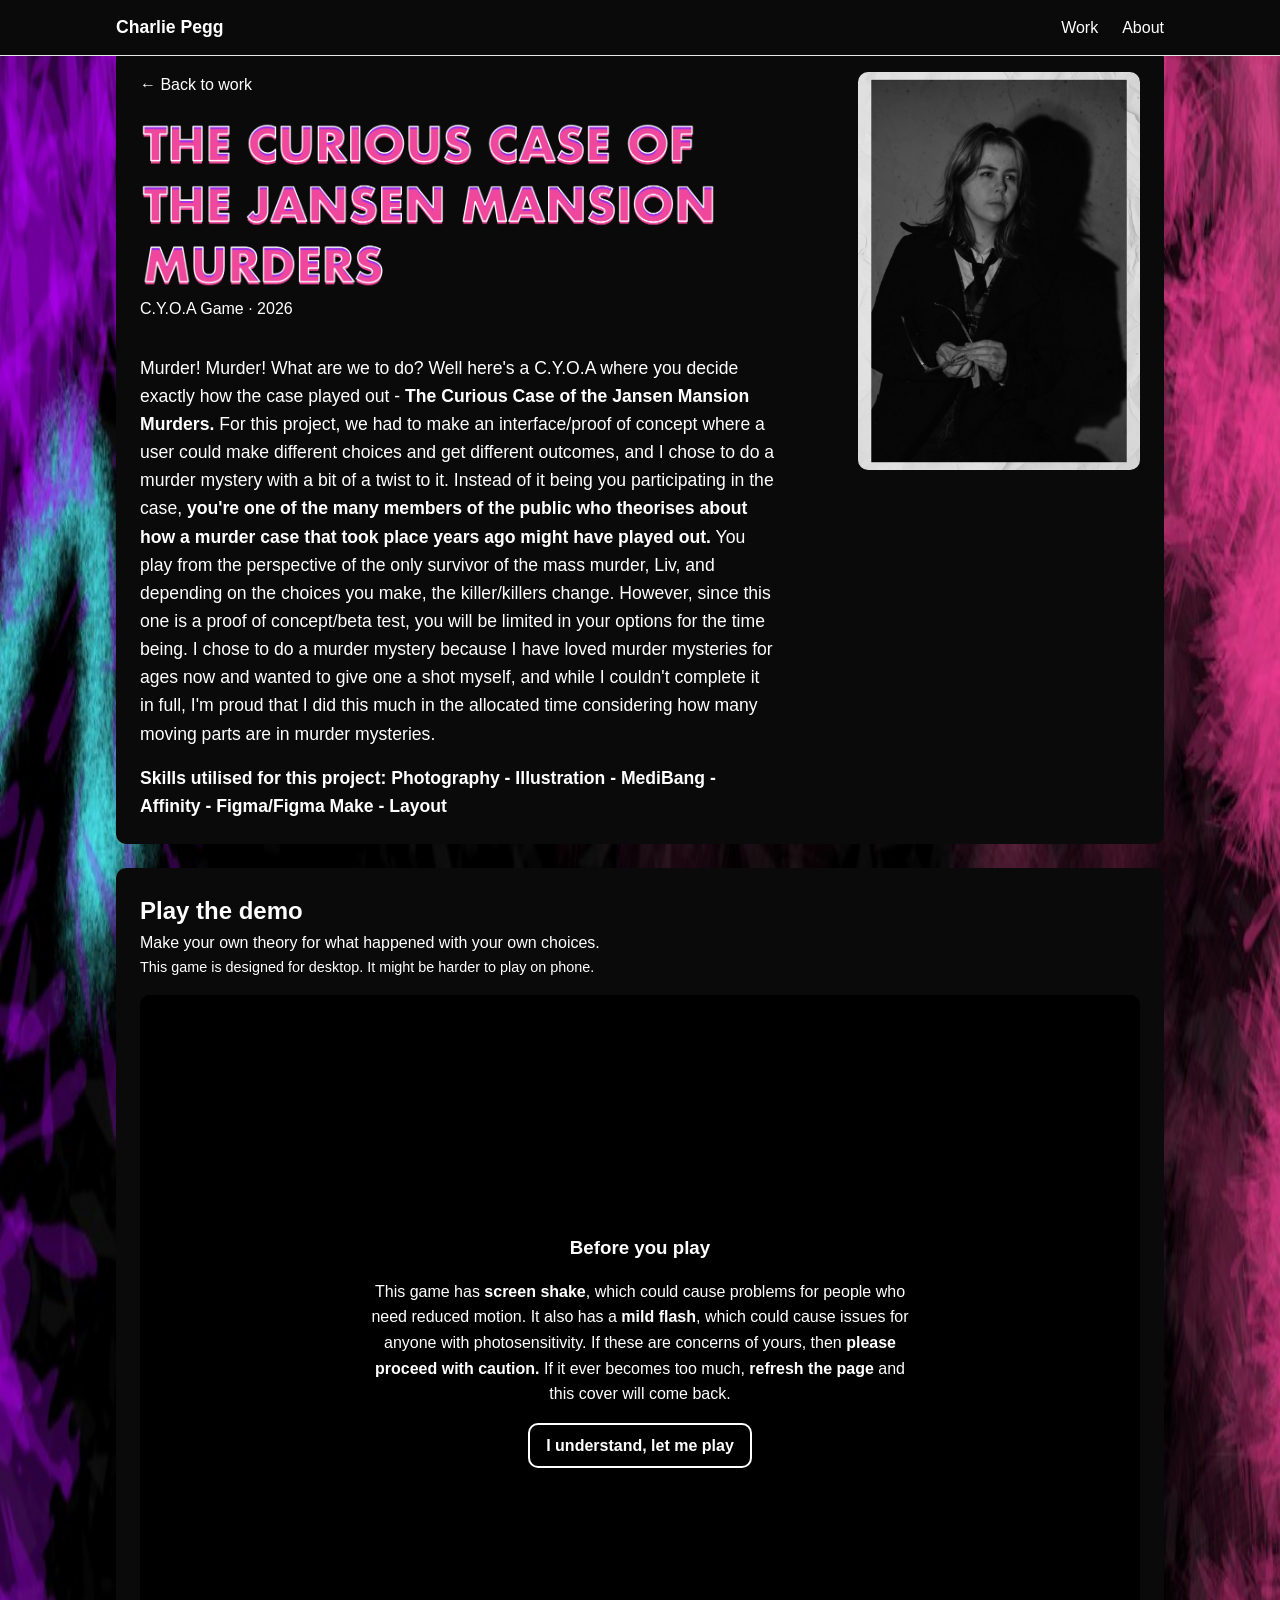
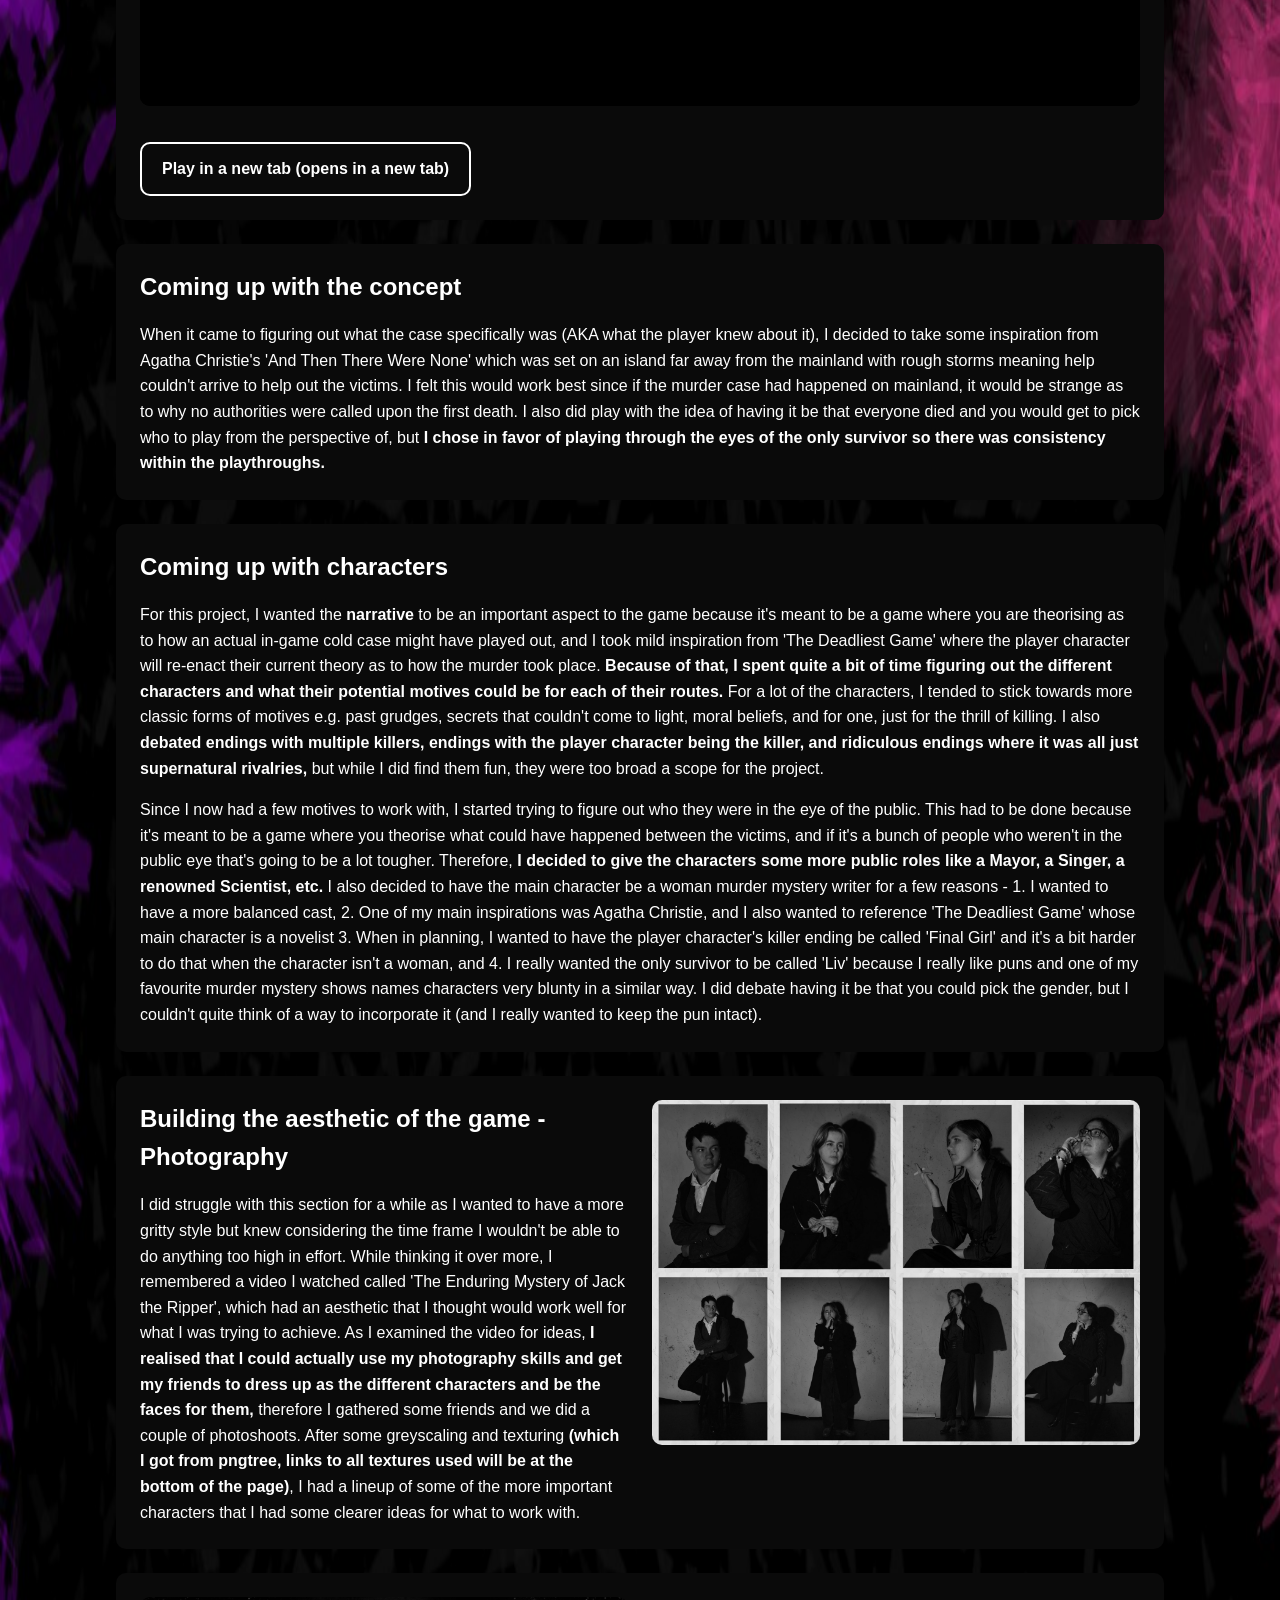
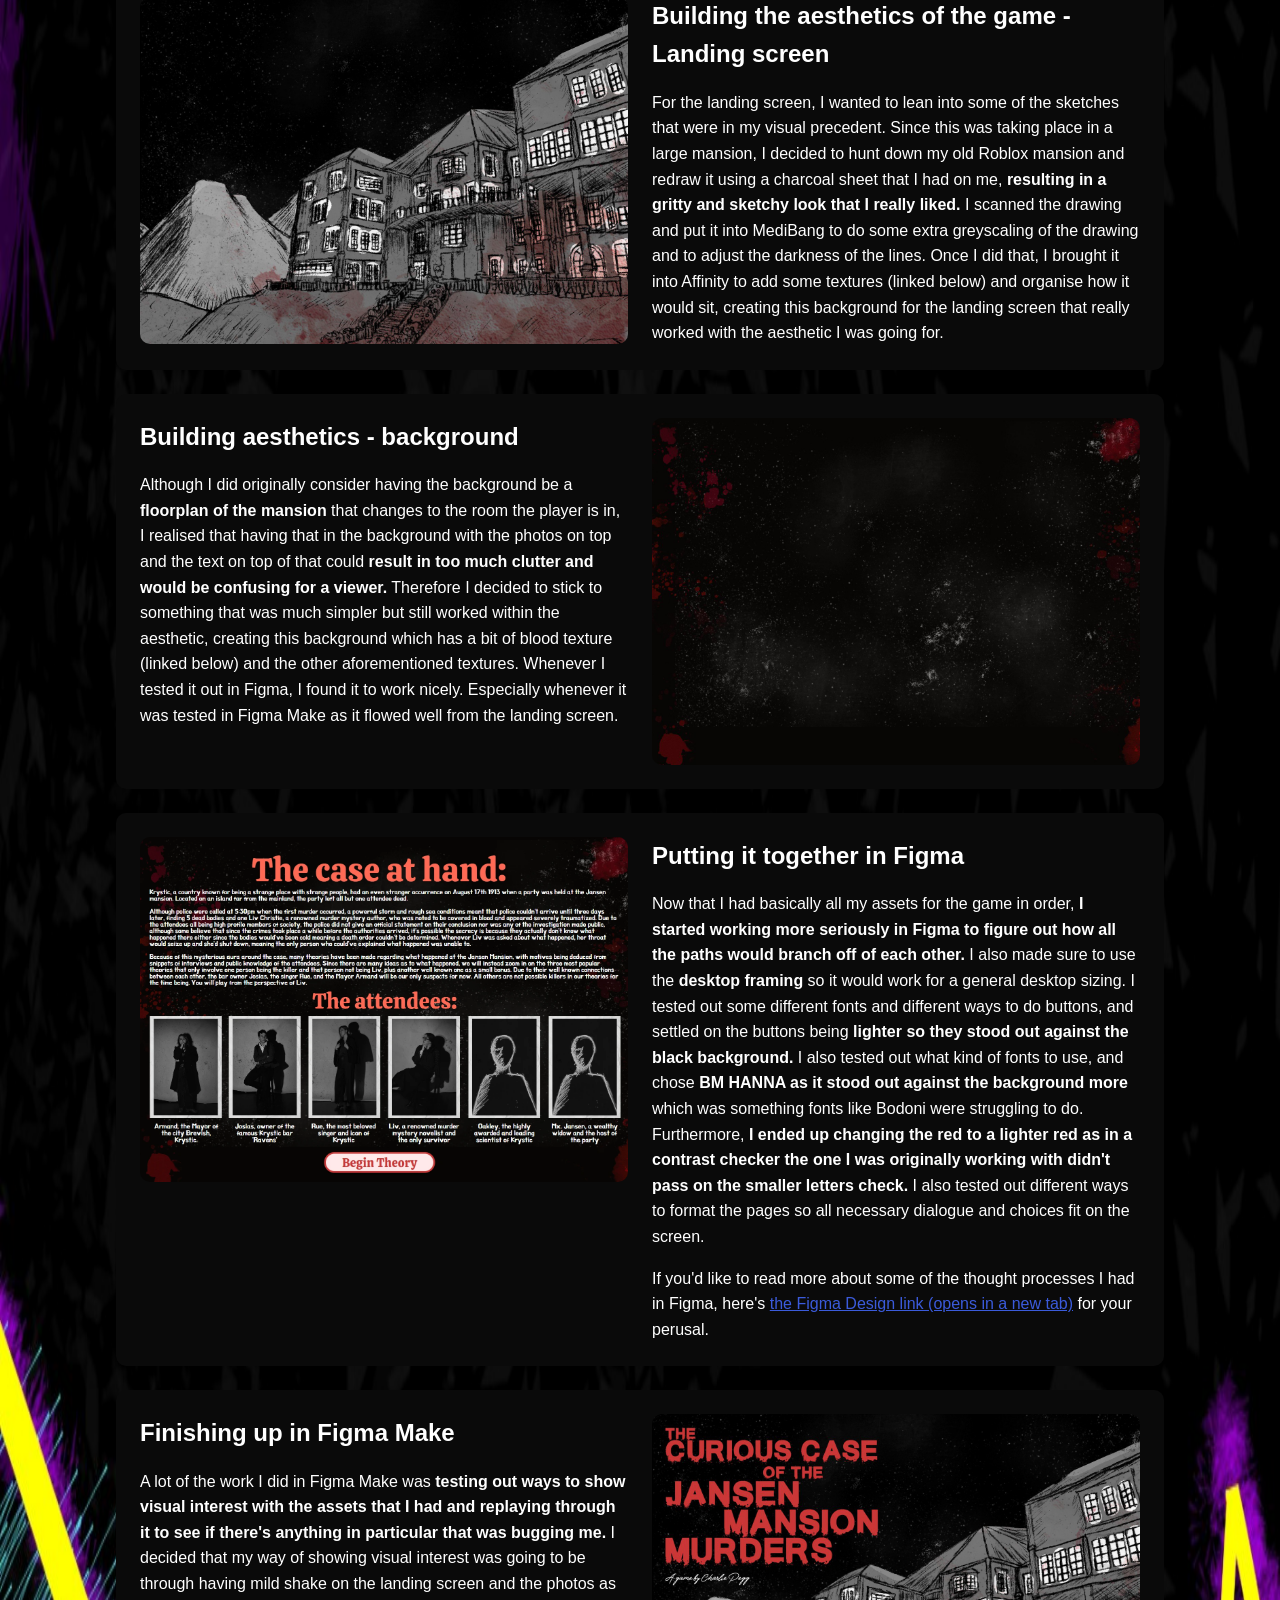
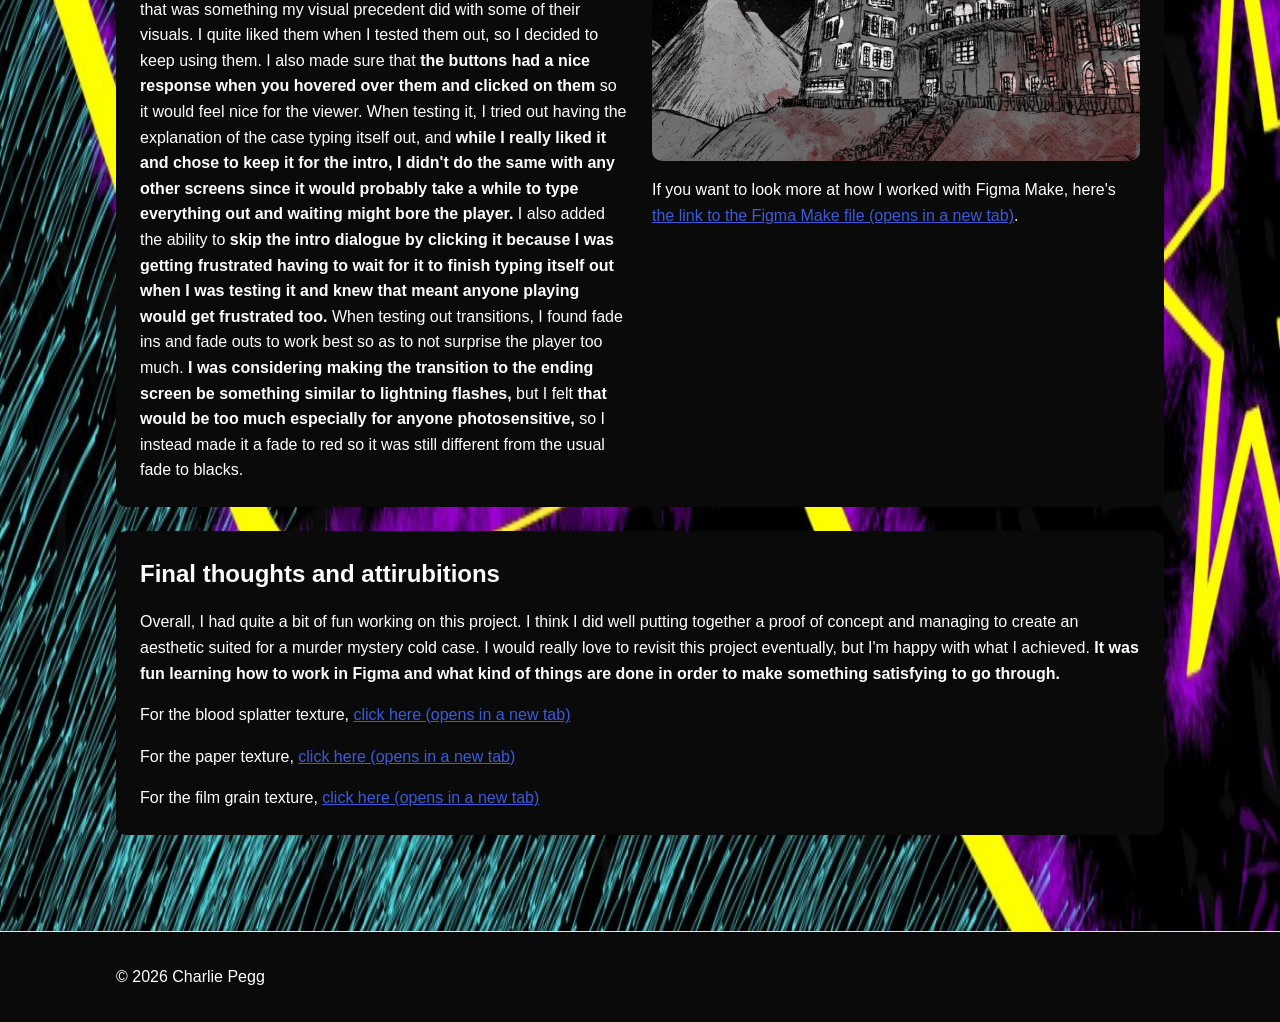
<file: project-3.html>
<!DOCTYPE html>
<!--
  =============================================================
  PROJECT PAGE 3  (project-3.html)
  =============================================================
  The page for the third project door on the home page. It's built the same
  way as the other project pages: a title, images and a description.
  Anywhere you see REPLACE, that is content for YOU to write.
  =============================================================
-->
<html lang="en-NZ">
<head>
  <meta charset="UTF-8" />
  <meta name="viewport" content="width=device-width, initial-scale=1.0" />
  <title>The Curious Case of the Jansen Mansion Murders — Charlie Pegg</title>
  <!-- REPLACE: a one-line description search engines show -->
  <meta name="description" content="The Curious Case of the Jansen Mansion Murders, a C.Y.O.A game designed by Charlie Pegg" />
  <!-- The little icon in the browser tab (your sketch). -->
  <link rel="icon" href="assets/favicon.png" type="image/png" />

  <link rel="stylesheet" href="styles.css" />
</head>
<body>

  <!-- Skip link: lets keyboard users jump straight to the main content. -->
  <a class="skip-link" href="#main">Skip to content</a>

  <!-- Same nav as the other pages. The logo links home. -->
  <header class="site-header">
    <div class="container nav">
      <a href="index.html" class="nav__logo">Charlie Pegg</a>
      <button class="nav__toggle" aria-label="Open menu" aria-expanded="false">
        <span></span><span></span><span></span>
      </button>
      <nav class="nav__links">
        <a href="index.html#work">Work</a>
        <a href="index.html#about">About</a>
      </nav>
    </div>
  </header>

  <main id="main">
    <article class="section container project">

      <!-- A solid #0a0a0a box behind the text, so it stays readable over the background artwork. -->
      <div class="project__panel">
        <!-- The portrait, floated to the right inside the box so the title and text sit beside it. -->
        <img class="project__panel-image" src="assets/jansen-portrait.jpg" alt="Black and white photograph of a person with shoulder-length hair looking off to the side. They wear a dark coat over a white shirt, a loosened dark tie and a tartan waistcoat, and hold a pair of glasses in both hands. A large shadow of them falls on the textured wall behind, and the photo sits in a crumpled-paper border." />

        <!-- A link back to the list of projects -->
        <a class="project__back" href="index.html#work">← Back to work</a>

        <h1 class="project__title"><img class="project__title-img project__title-img--jansen" src="assets/jansen-title.png" alt="The Curious Case of the Jansen Mansion Murders" /></h1>

        <!-- REPLACE: short facts about the project -->
        <p class="project__meta">C.Y.O.A Game · 2026</p>

        <!-- ===== PROJECT DESCRIPTION ===== -->
        <div class="project__description">
          <!-- REPLACE: describe your project. What is it? Why did you make
               it? How did you make it? What are you proud of? -->
          <p>
            Murder! Murder! What are we to do? Well here's a C.Y.O.A where you decide exactly how the case played out - <strong>The Curious Case of the Jansen Mansion Murders.</strong> For this project, we had to make an interface/proof of concept where a user could make different choices and get different outcomes, and I chose to do a murder mystery with a bit of a twist to it. Instead of it being you participating in the case, <strong>you're one of the many members of the public who theorises about how a murder case that took place years ago might have played out.</strong> You play from the perspective of the only survivor of the mass murder, Liv, and depending on the choices you make, the killer/killers change. However, since this one is a proof of concept/beta test, you will be limited in your options for the time being. I chose to do a murder mystery because I have loved murder mysteries for ages now and wanted to give one a shot myself, and while I couldn't complete it in full, I'm proud that I did this much in the allocated time considering how many moving parts are in murder mysteries.
          </p>

          <p>
            <strong>Skills utilised for this project: Photography - Illustration - MediBang - Affinity - Figma/Figma Make - Layout</strong>
          </p>
        </div>
      </div>

      <!-- ===== PLAYABLE DEMO ===== -->
      <!-- The game is made in Figma Make and published at the link below. It sits in an iframe (a
           window onto another web page). The iframe has no src at first: script.js only fills it in
           after the visitor clicks "I understand, let me play", so nothing flashes or shakes before then. -->
      <section class="project__notes game" aria-labelledby="game-heading">
        <h2 id="game-heading">Play the demo</h2>
        <p>Make your own theory for what happened with your own choices.</p>
        <p class="game__note">This game is designed for desktop. It might be harder to play on phone.</p>

        <div class="game__frame" id="game">
          <iframe class="game__iframe" id="game-iframe" title="The Curious Case of the Jansen Mansion Murders, playable demo" data-src="https://patent-beluga-71309552.figma.site" allow="fullscreen" loading="lazy"></iframe>

          <!-- Black screen covering the game until the visitor agrees to the warnings. -->
          <div class="game__warning" id="game-warning">
            <h3>Before you play</h3>
            <p>This game has <strong>screen shake</strong>, which could cause problems for people who need reduced motion. It also has a <strong>mild flash</strong>, which could cause issues for anyone with photosensitivity. If these are concerns of yours, then <strong>please proceed with caution.</strong> If it ever becomes too much, <strong>refresh the page</strong> and this cover will come back.</p>
            <button type="button" class="flipbook__button" id="game-accept">I understand, let me play</button>
            <noscript><p><a class="project__download" href="https://patent-beluga-71309552.figma.site" target="_blank" rel="noopener">Play the demo in a new tab</a></p></noscript>
          </div>
        </div>

        <a class="project__download" href="https://patent-beluga-71309552.figma.site" target="_blank" rel="noopener">Play in a new tab (opens in a new tab)</a>
      </section>

      <!-- ===== WRITING BOX UNDER THE DEMO ===== -->
      <!-- A black box (the same one the other sections use) with a title, then a box to write in underneath.
           Change the REPLACE text. To add more paragraphs, copy the <p> line inside the writing box. -->
      <section class="project__notes demo-notes" aria-labelledby="demo-notes-2-heading">
        <h2 id="demo-notes-2-heading">Coming up with the concept</h2>
        <div class="demo-notes__box">
          <p>When it came to figuring out what the case specifically was (AKA what the player knew about it), I decided to take some inspiration from Agatha Christie's 'And Then There Were None' which was set on an island far away from the mainland with rough storms meaning help couldn't arrive to help out the victims. I felt this would work best since if the murder case had happened on mainland, it would be strange as to why no authorities were called upon the first death. I also did play with the idea of having it be that everyone died and you would get to pick who to play from the perspective of, but <strong>I chose in favor of playing through the eyes of the only survivor so there was consistency within the playthroughs.</strong></p>
        </div>
      </section>
	  
      <section class="project__notes demo-notes" aria-labelledby="demo-notes-heading">
        <h2 id="demo-notes-heading">Coming up with characters</h2>
        <div class="demo-notes__box">
          <p>For this project, I wanted the <strong>narrative</strong> to be an important aspect to the game because it's meant to be a game where you are theorising as to how an actual in-game cold case might have played out, and I took mild inspiration from 'The Deadliest Game' where the player character will re-enact their current theory as to how the murder took place. <strong>Because of that, I spent quite a bit of time figuring out the different characters and what their potential motives could be for each of their routes.</strong> For a lot of the characters, I tended to stick towards more classic forms of motives e.g. past grudges, secrets that couldn't come to light, moral beliefs, and for one, just for the thrill of killing. I also <strong>debated endings with multiple killers, endings with the player character being the killer, and ridiculous endings where it was all just supernatural rivalries,</strong> but while I did find them fun, they were too broad a scope for the project.</p>
        
		  <p>Since I now had a few motives to work with, I started trying to figure out who they were in the eye of the public. This had to be done because it's meant to be a game where you theorise what could have happened between the victims, and if it's a bunch of people who weren't in the public eye that's going to be a lot tougher. Therefore, <strong>I decided to give the characters some more public roles like a Mayor, a Singer, a renowned Scientist, etc.</strong> I also decided to have the main character be a woman murder mystery writer for a few reasons - 1. I wanted to have a more balanced cast, 2. One of my main inspirations was Agatha Christie, and I also wanted to reference 'The Deadliest Game' whose main character is a novelist 3. When in planning, I wanted to have the player character's killer ending be called 'Final Girl' and it's a bit harder to do that when the character isn't a woman, and 4. I really wanted the only survivor to be called 'Liv' because I really like puns and one of my favourite murder mystery shows names characters very blunty in a similar way. I did debate having it be that you could pick the gender, but I couldn't quite think of a way to incorporate it (and I really wanted to keep the pun intact).</p>
		
		</div>
      </section>

      <!-- ===== WRITING BOX WITH THE CHARACTER PHOTOS ===== -->
      <!-- Same black box, with the writing on the left and the photo sheet on the right (they stack on phones).
           "data-enlarge" lets visitors click the photos to see them large. Change the REPLACE text. -->
      <section class="project__notes demo-notes demo-notes--with-image" aria-labelledby="demo-notes-3-heading">
        <div class="demo-notes__text">
          <h2 id="demo-notes-3-heading">Building the aesthetic of the game - Photography</h2>
          <div class="demo-notes__box">
            <p>I did struggle with this section for a while as I wanted to have a more gritty style but knew considering the time frame I wouldn't be able to do anything too high in effort. While thinking it over more, I remembered a video I watched called 'The Enduring Mystery of Jack the Ripper', which had an aesthetic that I thought would work well for what I was trying to achieve. As I examined the video for ideas, <strong>I realised that I could actually use my photography skills and get my friends to dress up as the different characters and be the faces for them,</strong> therefore I gathered some friends and we did a couple of photoshoots. After some greyscaling and texturing <strong>(which I got from pngtree, links to all textures used will be at the bottom of the page)</strong>, I had a lineup of some of the more important characters that I had some clearer ideas for what to work with.</p>
          </div>
        </div>
        <img class="demo-notes__image" data-enlarge src="assets/jansen-characters.jpg" alt="Sheet of eight black and white photos. The top 4 are portrait photos of people in dark, period-style costumes, posed against a textured wall with their shadows cast behind them. Along the top row, someone looks over their shoulder with arms crossed, someone holds a pair of glasses, someone holds a cigarette, and someone touches their glasses while looking up. The bottom row shows the same four people posed on a stool or standing in a full body shot." width="1600" height="1131" />
      </section>

      <!-- ===== WRITING BOX WITH THE MANSION DRAWING ===== -->
      <!-- The same as the box above, but the picture sits on the LEFT and the writing on the right
           (the "demo-notes--image-left" class flips it; they still stack on phones). Change the REPLACE text. -->
      <section class="project__notes demo-notes demo-notes--with-image demo-notes--image-left" aria-labelledby="demo-notes-4-heading">
        <div class="demo-notes__text">
          <h2 id="demo-notes-4-heading">Building the aesthetics of the game - Landing screen</h2>
          <div class="demo-notes__box">
            <p>For the landing screen, I wanted to lean into some of the sketches that were in my visual precedent. Since this was taking place in a large mansion, I decided to hunt down my old Roblox mansion and redraw it using a charcoal sheet that I had on me, <strong>resulting in a gritty and sketchy look that I really liked.</strong> I scanned the drawing and put it into MediBang to do some extra greyscaling of the drawing and to adjust the darkness of the lines. Once I did that, I brought it into Affinity to add some textures (linked below) and organise how it would sit, creating this background for the landing screen that really worked with the aesthetic I was going for.</p>
          </div>
        </div>
        <img class="demo-notes__image" data-enlarge src="assets/jansen-mansion.jpg" alt="Night-time drawing of the Jansen Mansion: a large grey, many-windowed building with glowing white windows, seen from below at the top of a stepped garden, with distant mountains beside it and a starry black sky above. Red stains spread across the ground and walls." width="1440" height="1024" />
      </section>

      <!-- ===== WRITING BOX WITH THE STARRY BACKGROUND ===== -->
      <!-- Writing on the left, the picture on the right (stacks on phones). Change the REPLACE text. -->
      <section class="project__notes demo-notes demo-notes--with-image" aria-labelledby="demo-notes-6-heading">
        <div class="demo-notes__text">
          <h2 id="demo-notes-6-heading">Building aesthetics - background</h2>
          <div class="demo-notes__box">
            <p>Although I did originally consider having the background be a <strong>floorplan of the mansion</strong> that changes to the room the player is in, I realised that having that in the background with the photos on top and the text on top of that could <strong>result in too much clutter and would be confusing for a viewer.</strong> Therefore I decided to stick to something that was much simpler but still worked within the aesthetic, creating this background which has a bit of blood texture (linked below) and the other aforementioned textures. Whenever I tested it out in Figma, I found it to work nicely. Especially whenever it was tested in Figma Make as it flowed well from the landing screen.</p>
          </div>
        </div>
        <img class="demo-notes__image" data-enlarge src="assets/jansen-background.jpg" alt="A black background speckled with white film grain, with splatters of dark red blood in the corners." width="1440" height="1024" />
      </section>

      <!-- ===== WRITING BOX WITH THE TITLE SCREEN ===== -->
      <!-- Picture on the LEFT, writing on the right (the "demo-notes--image-left" class flips it; stacks on phones). Change the REPLACE text. -->
      <section class="project__notes demo-notes demo-notes--with-image demo-notes--image-left" aria-labelledby="demo-notes-5-heading">
        <div class="demo-notes__text">
          <h2 id="demo-notes-5-heading">Putting it together in Figma</h2>
          <div class="demo-notes__box">
            <p>Now that I had basically all my assets for the game in order, <strong>I started working more seriously in Figma to figure out how all the paths would branch off of each other.</strong> I also made sure to use the <strong>desktop framing</strong> so it would work for a general desktop sizing. I tested out some different fonts and different ways to do buttons, and settled on the buttons being <strong>lighter so they stood out against the black background.</strong> I also tested out what kind of fonts to use, and chose <strong>BM HANNA as it stood out against the background more</strong> which was something fonts like Bodoni were struggling to do. Furthermore, <strong>I ended up changing the red to a lighter red as in a contrast checker the one I was originally working with didn't pass on the smaller letters check.</strong> I also tested out different ways to format the pages so all necessary dialogue and choices fit on the screen.</p>
          
		  	<p>If you'd like to read more about some of the thought processes I had in Figma, here's <a href="https://www.figma.com/design/jevQK9HnCzutlr98orsKYX/The-Curious-Case-of-the-Jansen-Mansion-Murders?node-id=0-1&amp;t=WyR6dTd86CTX6Zkk-1" target="_blank" rel="noopener">the Figma Design link (opens in a new tab)</a> for your perusal.</p>
		  </div>
        </div>
        <img class="demo-notes__image" data-enlarge src="assets/jansen-case-screen-2.webp" alt="Screen from the game titled The case at hand, in red lettering on a dark background with blood splatters. White text explains the case: a party at the Jansen mansion on an island in 1913 left five attendees dead and one survivor, Liv. However, the public has been left without answers as to what happened, leaving them to theorise possible endings. Below, under the heading The attendees, are six framed portraits with captions: Armand the Mayor, Josias the bar owner, Rue the singer, Liv the murder mystery novelist and only survivor, and two silhouettes for Oakley the scientist and Mx. Jansen the host. A Begin Theory button sits at the bottom." width="1434" height="1013" />
      </section>

      <!-- ===== WRITING BOX WITH THE TITLE SCREEN (picture on the right) ===== -->
      <!-- Writing on the left, the picture on the right (stacks on phones). Change the REPLACE text. -->
      <section class="project__notes demo-notes demo-notes--with-image" aria-labelledby="demo-notes-7-heading">
        <div class="demo-notes__text">
          <h2 id="demo-notes-7-heading">Finishing up in Figma Make</h2>
          <div class="demo-notes__box">
            <p>A lot of the work I did in Figma Make was <strong>testing out ways to show visual interest with the assets that I had and replaying through it to see if there's anything in particular that was bugging me.</strong> I decided that my way of showing visual interest was going to be through having mild shake on the landing screen and the photos as that was something my visual precedent did with some of their visuals. I quite liked them when I tested them out, so I decided to keep using them. I also made sure that <strong>the buttons had a nice response when you hovered over them and clicked on them</strong> so it would feel nice for the viewer. When testing it, I tried out having the explanation of the case typing itself out, and <strong>while I really liked it and chose to keep it for the intro, I didn't do the same with any other screens since it would probably take a while to type everything out and waiting might bore the player.</strong> I also added the ability to <strong>skip the intro dialogue by clicking it because I was getting frustrated having to wait for it to finish typing itself out when I was testing it and knew that meant anyone playing would get frustrated too.</strong> When testing out transitions, I found fade ins and fade outs to work best so as to not surprise the player too much. <strong>I was considering making the transition to the ending screen be something similar to lightning flashes,</strong> but I felt <strong>that would be too much especially for anyone photosensitive,</strong> so I instead made it a fade to red so it was still different from the usual fade to blacks.</p>
          </div>
        </div>
        <!-- The picture and a short line with the Figma Make link under it, kept together in the right-hand column. -->
        <div class="demo-notes__side">
          <img class="demo-notes__image" data-enlarge src="assets/jansen-title-screen.jpg" alt="Title screen for The Curious Case of the Jansen Mansion Murders: the title in dripping red letters at the top left of a night-time drawing of a large grey mansion with glowing windows, distant mountains and red stains on the ground, with the words A game by Charlie Pegg beneath the title." width="1440" height="1024" />
          <p>If you want to look more at how I worked with Figma Make, here's <a href="https://www.figma.com/make/HHrexdRKx2qKZQ21n4HNBk/The-Curious-Case-of-the-Jansen-Mansion-Murders?t=YNgz3tNAtGVOpLvq-1" target="_blank" rel="noopener">the link to the Figma Make file (opens in a new tab)</a>.</p>
        </div>
      </section>

      <!-- ===== ANOTHER WRITING BOX ===== -->
      <!-- A plain box with just a title and writing (no picture). Change the REPLACE text. -->
      <section class="project__notes demo-notes" aria-labelledby="demo-notes-8-heading">
        <h2 id="demo-notes-8-heading">Final thoughts and attirubitions</h2>
        <div class="demo-notes__box">
          <p>Overall, I had quite a bit of fun working on this project. I think I did well putting together a proof of concept and managing to create an aesthetic suited for a murder mystery cold case. I would really love to revisit this project eventually, but I'm happy with what I achieved. <strong>It was fun learning how to work in Figma and what kind of things are done in order to make something satisfying to go through.</strong></p>
        
		  <p>For the blood splatter texture, <a href="https://pngtree.com/freepng/splash-red-paint-blood-stain_8483619.html" target="_blank" rel="noopener">click here (opens in a new tab)</a></p>
		  <p>For the paper texture, <a href="https://pngtree.com/freepng/vintage-weathered-grey-paper-texture-with-wrinkles_15548696.html" target="_blank" rel="noopener">click here (opens in a new tab)</a></p>
		  <p>For the film grain texture, <a href="https://pngtree.com/freepng/film-grain-texture_7425976.html" target="_blank" rel="noopener">click here (opens in a new tab)</a></p>
		</div>
      </section>

      <!-- ===== PROJECT IMAGES ===== -->
      <!-- Images of the work will go here later. Ask Claude to "add an image row" and it will
           add an image with a writing box beside it, matching the Rowan page. -->

    </article>
  </main>

  <footer class="site-footer">
    <div class="container">
      <p>© <span id="year"></span> Charlie Pegg</p>
    </div>
  </footer>

  <script src="script.js"></script>
</body>
</html>
</file>
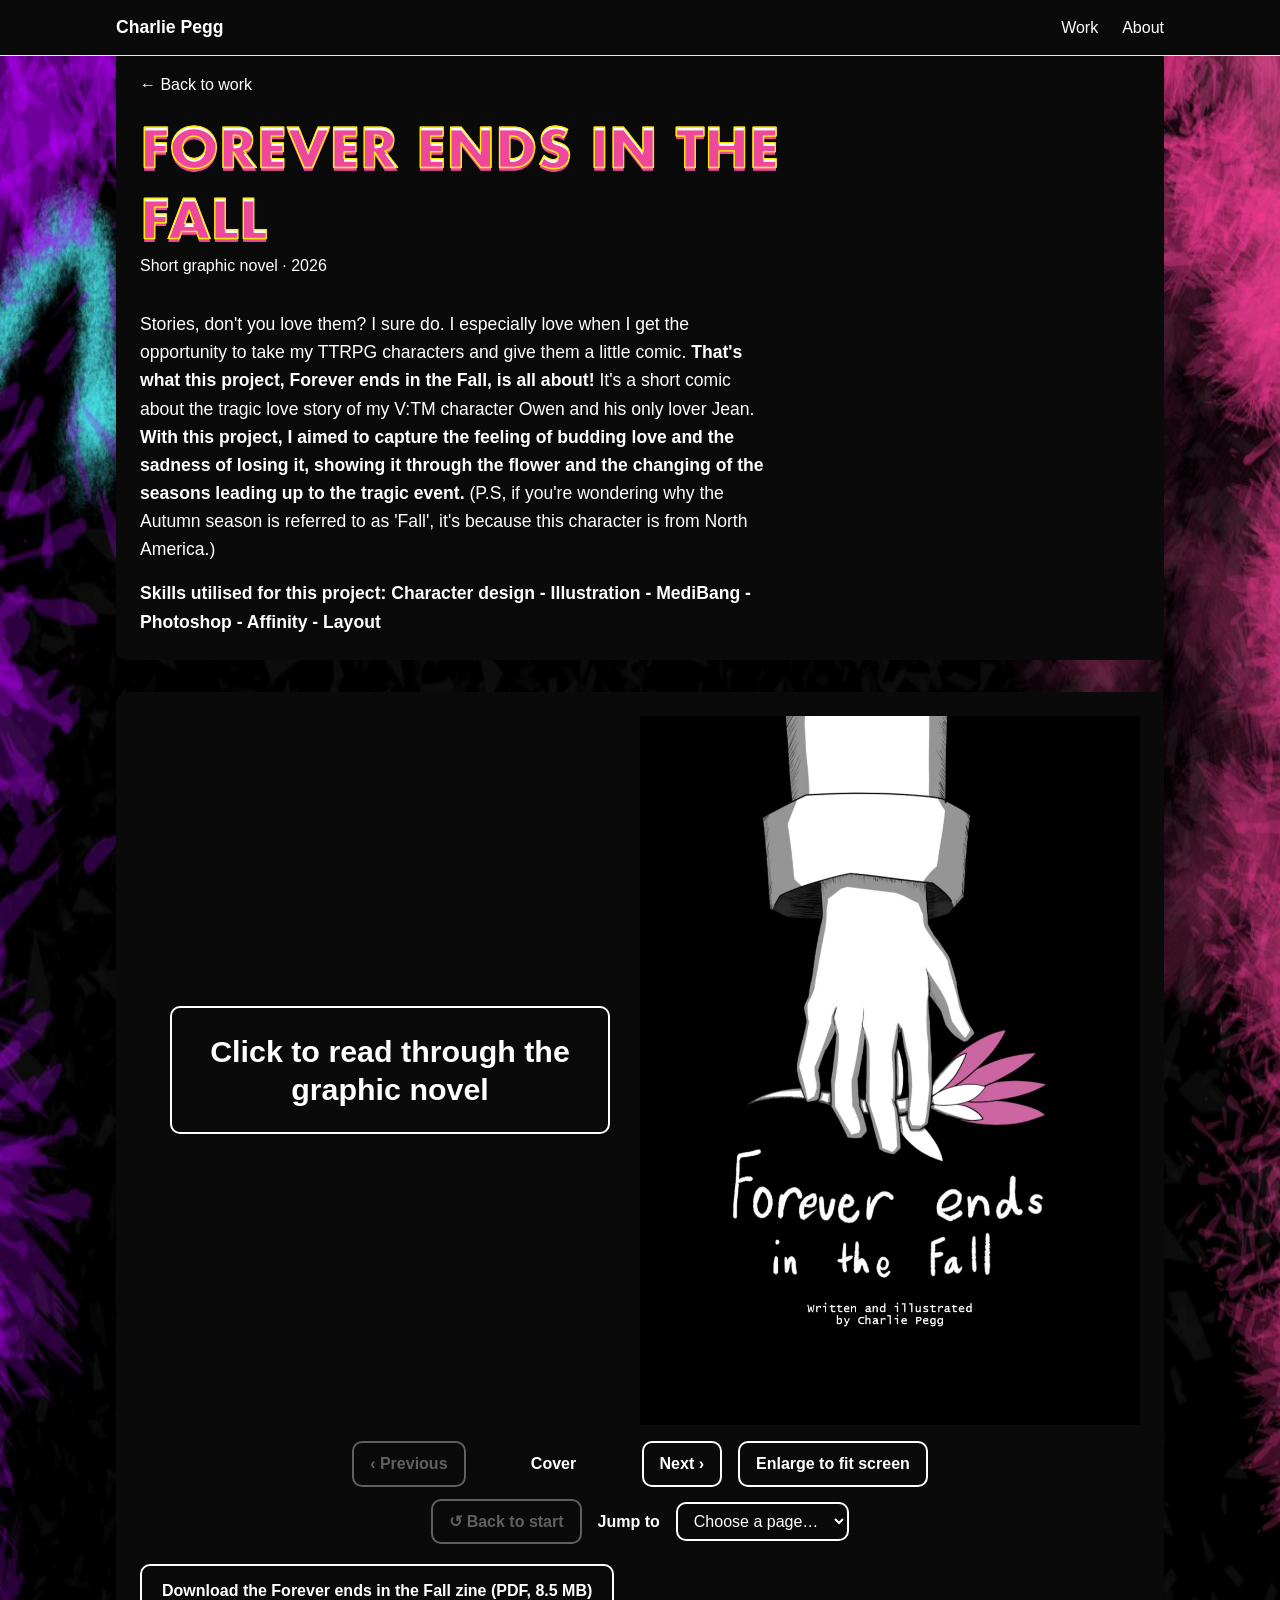
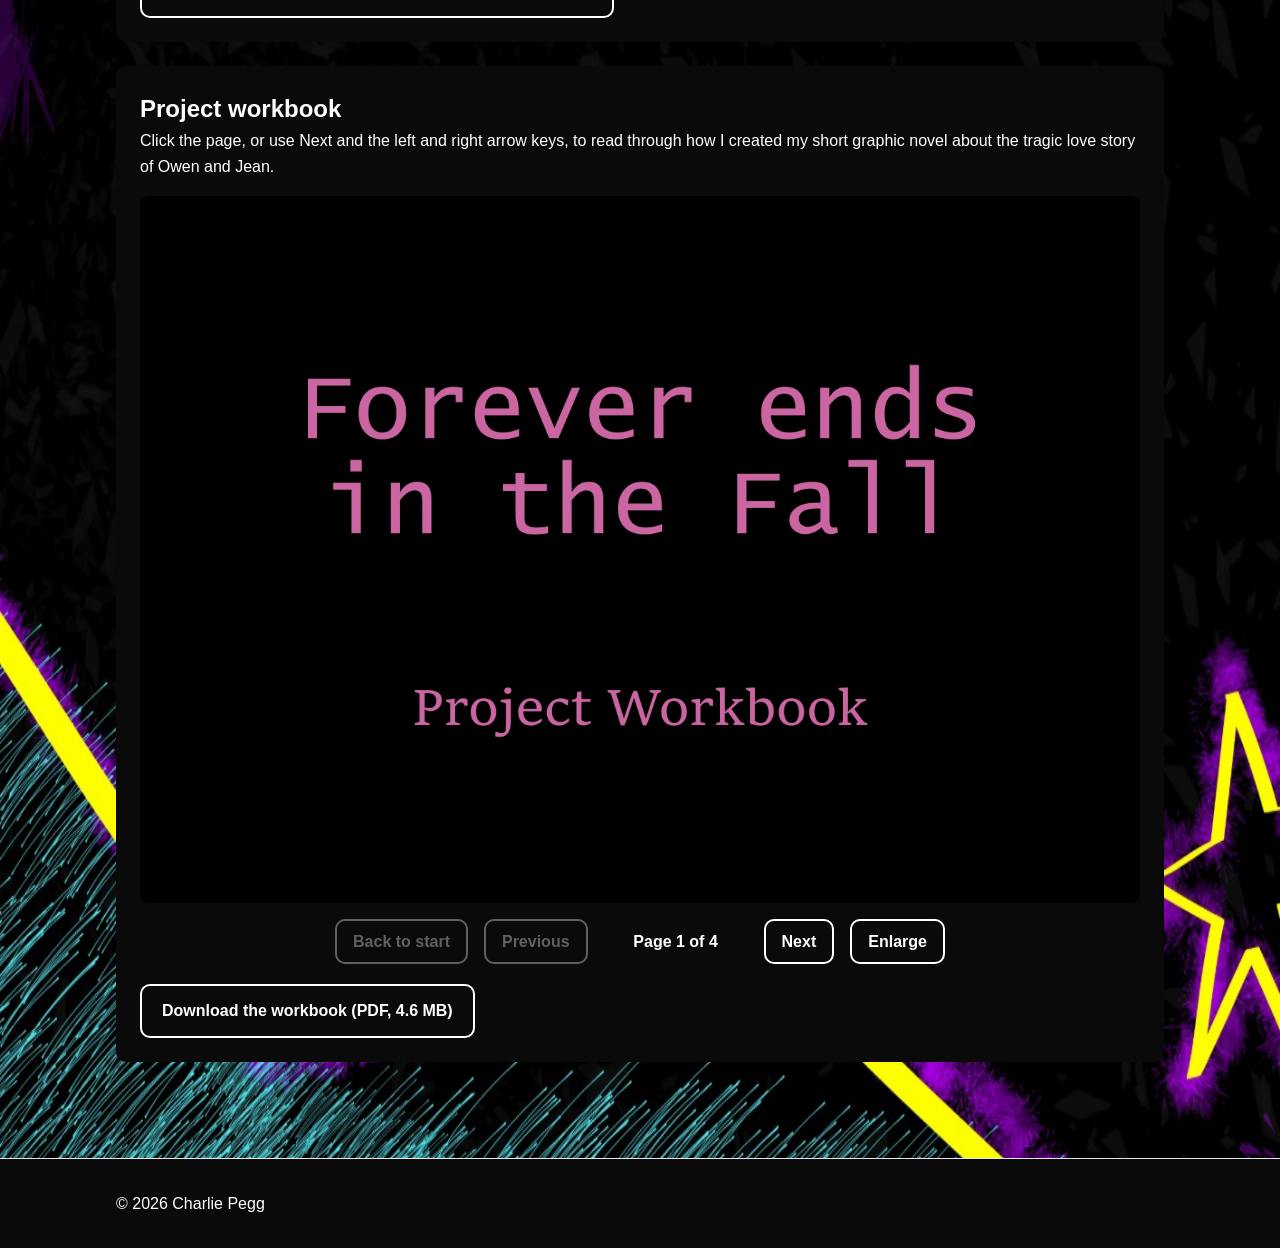
<file: project-4.html>
<!DOCTYPE html>
<!--
  =============================================================
  PROJECT PAGE 4  (project-4.html)  -  Forever ends in the Fall
  =============================================================
  The page for the fourth project door on the home page. It's built the same
  way as the other project pages: a title, images and a description.
  Anywhere you see REPLACE, that is content for YOU to write.
  =============================================================
-->
<html lang="en-NZ">
<head>
  <meta charset="UTF-8" />
  <meta name="viewport" content="width=device-width, initial-scale=1.0" />
  <title>Forever ends in the Fall — Charlie Pegg</title>
  <!-- REPLACE: a one-line description search engines show -->
  <meta name="description" content="Forever ends in the Fall, a short graphic novel written and illustrated by Charlie Pegg" />
  <!-- The little icon in the browser tab (your sketch). -->
  <link rel="icon" href="assets/favicon.png" type="image/png" />

  <link rel="stylesheet" href="styles.css" />
</head>
<body>

  <!-- Skip link: lets keyboard users jump straight to the main content. -->
  <a class="skip-link" href="#main">Skip to content</a>

  <!-- Same nav as the other pages. The logo links home. -->
  <header class="site-header">
    <div class="container nav">
      <a href="index.html" class="nav__logo">Charlie Pegg</a>
      <button class="nav__toggle" aria-label="Open menu" aria-expanded="false">
        <span></span><span></span><span></span>
      </button>
      <nav class="nav__links">
        <a href="index.html#work">Work</a>
        <a href="index.html#about">About</a>
      </nav>
    </div>
  </header>

  <main id="main">
    <article class="section container project">

      <!-- A solid #0a0a0a box behind the text, so it stays readable over the background artwork. -->
      <div class="project__panel">
        <!-- A link back to the list of projects -->
        <a class="project__back" href="index.html#work">← Back to work</a>

        <h1 class="project__title"><img class="project__title-img project__title-img--forever" src="assets/forever-title.png" alt="Forever ends in the Fall" /></h1>

        <!-- REPLACE: short facts about the project -->
        <p class="project__meta">Short graphic novel · 2026</p>

        <!-- ===== PROJECT DESCRIPTION ===== -->
        <div class="project__description">
          <!-- REPLACE: describe your project. What is it? Why did you make
               it? How did you make it? What are you proud of? -->
          <p>
            Stories, don't you love them? I sure do. I especially love when I get the opportunity to take my TTRPG characters and give them a little comic. <strong>That's what this project, Forever ends in the Fall, is all about!</strong> It's a short comic about the tragic love story of my V:TM character Owen and his only lover Jean. <strong>With this project, I aimed to capture the feeling of budding love and the sadness of losing it, showing it through the flower and the changing of the seasons leading up to the tragic event.</strong> (P.S, if you're wondering why the Autumn season is referred to as 'Fall', it's because this character is from North America.)
          </p>

           <p>
            <strong>Skills utilised for this project: Character design - Illustration - MediBang - Photoshop - Affinity - Layout</strong>
          </p>
        </div>
      </div>

      <!-- ===== THE ZINE ===== -->
      <!-- A page-turning viewer, the same one the Ouroboros page uses. script.js builds the pages from
           the images in assets/forever-zine/ (page-01.jpg is the cover, page-02 to page-06 are the
           double-page spreads, page-07 is the back cover). The full PDF is there to download underneath. -->
      <section class="project__panel project__pdf-box" aria-labelledby="zine-heading">
        <h2 id="zine-heading" class="visually-hidden">The Forever ends in the Fall zine</h2>

        <!-- The book and its buttons live in one wrapper, so "Enlarge to fit screen" can fill the screen with both. -->
        <div class="flipbook-wrap">
          <div class="flipbook" id="zine" role="group" aria-roledescription="book" aria-label="The Forever ends in the Fall zine. Use the buttons, click the pages, or use the left and right arrow keys to turn the pages."
               tabindex="0" data-path="assets/forever-zine/page-" data-ext=".jpg" data-count="7">
            <div class="flipbook__book">
              <!-- Shows in the empty left-hand side while the zine is closed on its cover. -->
              <p class="flipbook__hint">Click to read through the graphic novel</p>
            </div>
            <noscript><p>The page-turning viewer needs JavaScript. Use the download link below to read the zine.</p></noscript>
          </div>

          <div class="flipbook__controls">
            <button type="button" class="flipbook__button" data-flip="prev" aria-controls="zine">&#8249; Previous</button>
            <span class="flipbook__status" role="status" aria-live="polite">Cover</span>
            <button type="button" class="flipbook__button" data-flip="next" aria-controls="zine">Next &#8250;</button>
            <button type="button" class="flipbook__button flipbook__enlarge" data-flip="enlarge" hidden>Enlarge to fit screen</button>
          </div>

          <!-- Jump controls: "Back to start" and a page index. They stay hidden until the script is working. -->
          <div class="flipbook__jump" hidden>
            <button type="button" class="flipbook__button" data-flip="start" aria-controls="zine">&#8634; Back to start</button>
            <label for="zine-jump" class="flipbook__label">Jump to</label>
            <select id="zine-jump" class="flipbook__select" aria-controls="zine">
              <option value="">Choose a page&hellip;</option>
              <option value="0">Cover</option>
              <option value="1">Pages 1–2</option>
              <option value="2">Pages 3–4</option>
              <option value="3">Pages 5–6</option>
              <option value="4">Pages 7–8</option>
              <option value="5">Pages 9–10</option>
              <option value="6">Back cover</option>
            </select>
          </div>
        </div>

        <a class="project__download" href="assets/Forever-zine.pdf" download>Download the Forever ends in the Fall zine (PDF, 8.5 MB)</a>
      </section>

      <!-- ===== PROJECT WORKBOOK ===== -->
      <!-- The same click-through viewer as the Vampire page. script.js reads the data-path / data-ext /
           data-count below to find assets/forever-workbook/page-01.jpg to page-04.jpg. -->
      <section class="project__notes workbook" aria-labelledby="workbook-heading">
        <h2 id="workbook-heading">Project workbook</h2>
        <p class="workbook__hint">Click the page, or use Next and the left and right arrow keys, to read through how I created my short graphic novel about the tragic love story of Owen and Jean.</p>
        <div class="workbook__viewer" id="workbook" data-path="assets/forever-workbook/page-" data-ext="jpg" data-count="4">
          <!-- REPLACE: the alt text for pages 2 to 4 is generic. Describe each page if you can. -->
          <img class="workbook__page" src="assets/forever-workbook/page-01.jpg" alt="Workbook page 1 of 4: the cover, reading Forever ends in the Fall, Project Workbook" width="2800" height="1980" />
        </div>
        <div class="flipbook__controls">
          <button type="button" class="flipbook__button" id="workbook-first">Back to start</button>
          <button type="button" class="flipbook__button" id="workbook-prev">Previous</button>
          <span class="flipbook__status" id="workbook-status" aria-live="polite">Page 1 of 4</span>
          <button type="button" class="flipbook__button" id="workbook-next">Next</button>
          <button type="button" class="flipbook__button" id="workbook-enlarge" aria-haspopup="dialog">Enlarge</button>
        </div>
        <a class="project__download" href="assets/Forever-workbook.pdf" download>Download the workbook (PDF, 4.6 MB)</a>
      </section>

    </article>
  </main>

  <footer class="site-footer">
    <div class="container">
      <p>© <span id="year"></span> Charlie Pegg</p>
    </div>
  </footer>

  <script src="script.js"></script>
</body>
</html>
</file>
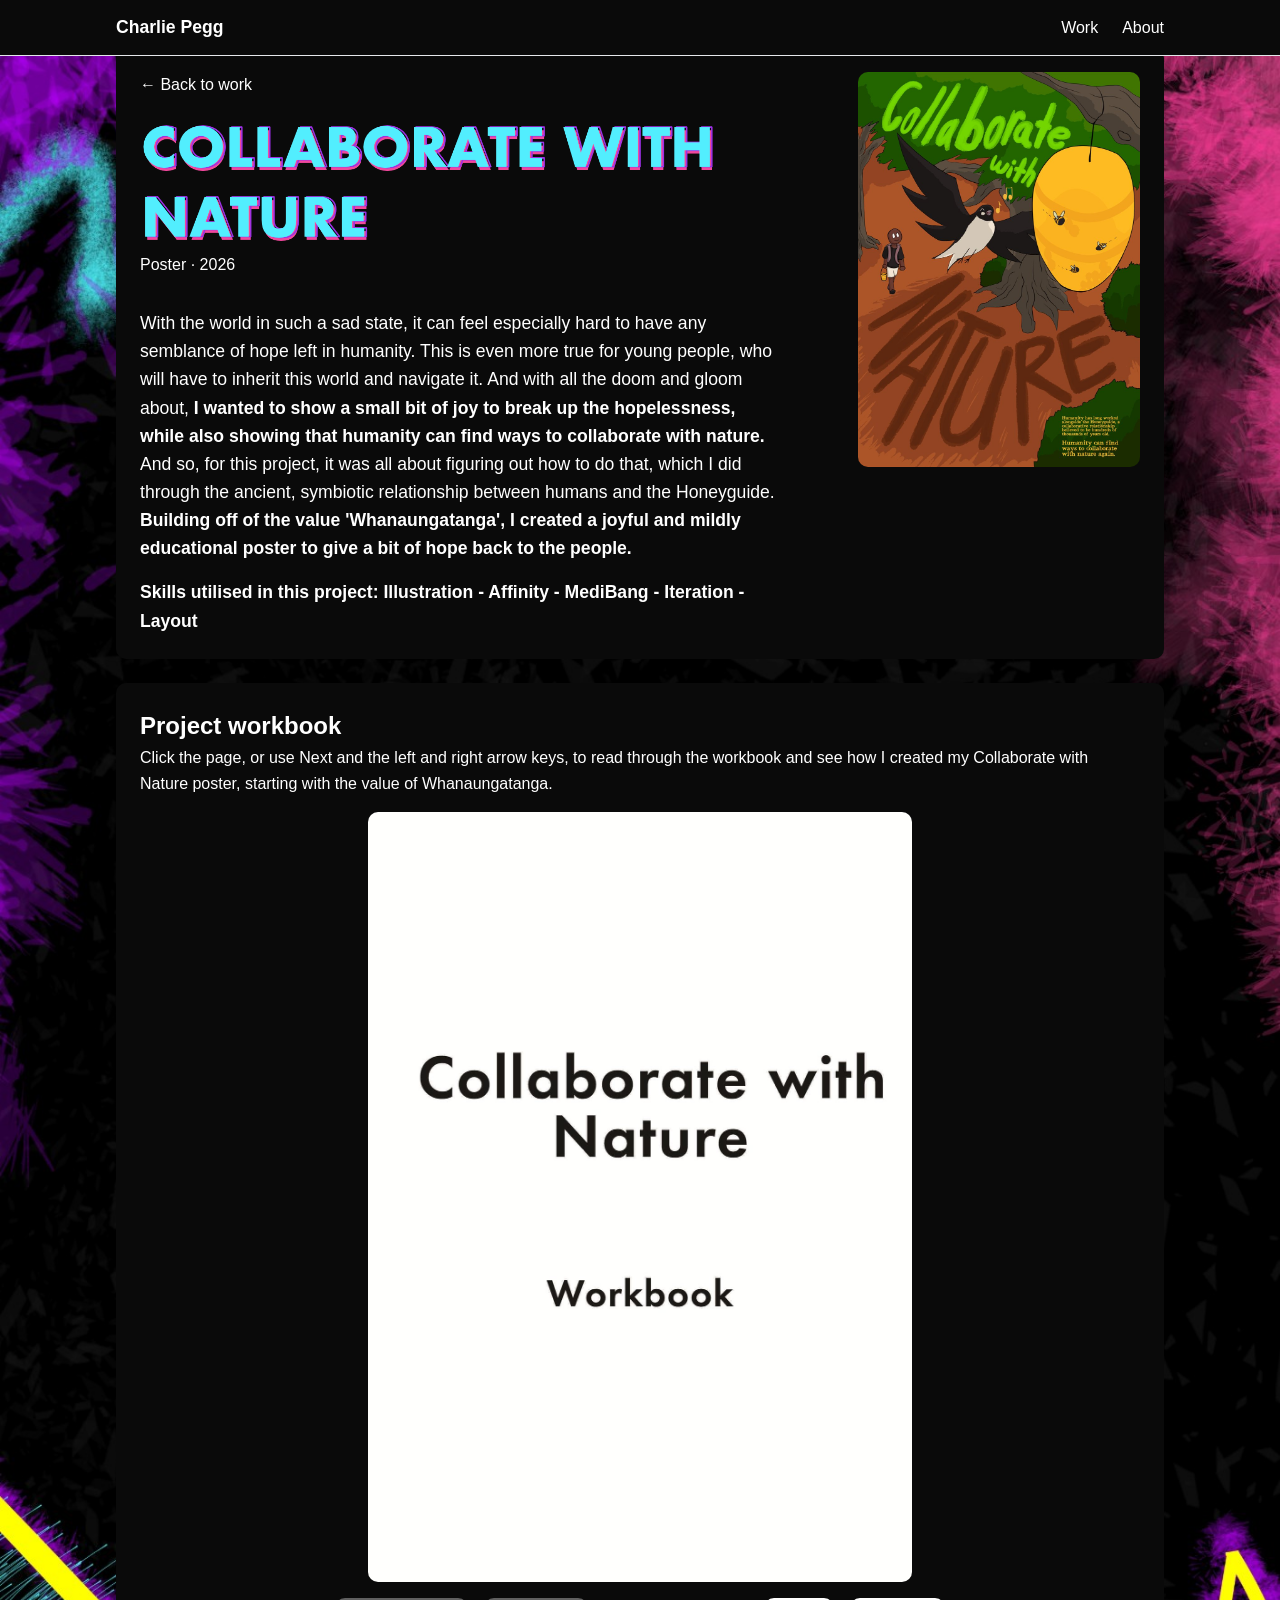
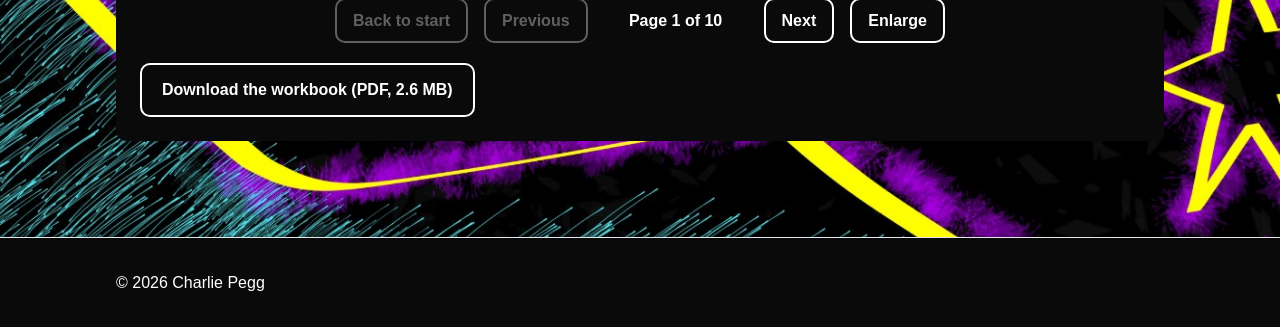
<file: project-5.html>
<!DOCTYPE html>
<!--
  =============================================================
  PROJECT PAGE 5  (project-5.html)  -  Collaborate with Nature
  =============================================================
  The page for the fifth project door on the home page. It's built the same
  way as the other project pages: a title, images and a description.
  Anywhere you see REPLACE, that is content for YOU to write.
  =============================================================
-->
<html lang="en-NZ">
<head>
  <meta charset="UTF-8" />
  <meta name="viewport" content="width=device-width, initial-scale=1.0" />
  <title>Collaborate with Nature — Charlie Pegg</title>
  <!-- REPLACE: a one-line description search engines show -->
  <meta name="description" content="Collaborate with Nature, a joyful poster project done by Charlie Pegg" />
  <!-- The little icon in the browser tab (your sketch). -->
  <link rel="icon" href="assets/favicon.png" type="image/png" />

  <link rel="stylesheet" href="styles.css" />
</head>
<body>

  <!-- Skip link: lets keyboard users jump straight to the main content. -->
  <a class="skip-link" href="#main">Skip to content</a>

  <!-- Same nav as the other pages. The logo links home. -->
  <header class="site-header">
    <div class="container nav">
      <a href="index.html" class="nav__logo">Charlie Pegg</a>
      <button class="nav__toggle" aria-label="Open menu" aria-expanded="false">
        <span></span><span></span><span></span>
      </button>
      <nav class="nav__links">
        <a href="index.html#work">Work</a>
        <a href="index.html#about">About</a>
      </nav>
    </div>
  </header>

  <main id="main">
    <article class="section container project">

      <!-- A solid #0a0a0a box behind the text, so it stays readable over the background artwork. -->
      <div class="project__panel">
        <!-- The poster, floated to the right inside the box so the title and text sit beside it.
             "data-enlarge" tells script.js that clicking it should open it large. -->
        <img class="project__panel-image" data-enlarge src="assets/collab-poster.jpg" alt="Poster for Collaborate with Nature: a smiling person carrying a small bucket walks along an orange dirt path through a forest, while a black-and-white Honeyguide bird flies beside a large yellow beehive hanging from a tree branch. The words 'Collaborate with' are written in bright green letters across the top, with the word NATURE written in the dirt below. There is a small bush in the bottom right that has some informational text written in yellow." />

        <!-- A link back to the list of projects -->
        <a class="project__back" href="index.html#work">← Back to work</a>

        <h1 class="project__title"><img class="project__title-img project__title-img--collab" src="assets/collab-title.png" alt="Collaborate with Nature" /></h1>

        <p class="project__meta">Poster · 2026</p>

        <!-- ===== PROJECT DESCRIPTION ===== -->
        <div class="project__description">
          <!-- REPLACE: describe your project. What is it? Why did you make
               it? How did you make it? What are you proud of? -->
          <p>
            With the world in such a sad state, it can feel especially hard to have any semblance of hope left in humanity. This is even more true for young people, who will have to inherit this world and navigate it. And with all the doom and gloom about, <strong>I wanted to show a small bit of joy to break up the hopelessness, while also showing that humanity can find ways to collaborate with nature.</strong> And so, for this project, it was all about figuring out how to do that, which I did through the ancient, symbiotic relationship between humans and the Honeyguide. <strong>Building off of the value 'Whanaungatanga', I created a joyful and mildly educational poster to give a bit of hope back to the people.</strong>
          </p>
		  
		  <p>
		  	<strong>Skills utilised in this project: Illustration - Affinity - MediBang - Iteration - Layout</strong>
		  </p>
        </div>
      </div>

      <!-- ===== PROJECT WORKBOOK ===== -->
      <section class="project__notes workbook" aria-labelledby="workbook-heading">
        <h2 id="workbook-heading">Project workbook</h2>
        <p class="workbook__hint">Click the page, or use Next and the left and right arrow keys, to read through the workbook and see how I created my Collaborate with Nature poster, starting with the value of Whanaungatanga.</p>
        <div class="workbook__viewer workbook__viewer--portrait" id="workbook" data-path="assets/nature-workbook/page-" data-ext="jpg" data-count="10">
          <!-- REPLACE: the alt text for pages 2 to 10 is generic. Describe each page if you can. -->
          <img class="workbook__page" src="assets/nature-workbook/page-01.jpg" alt="Workbook page 1 of 10: the cover, reading Collaborate with Nature, Workbook" width="1200" height="1697" />
        </div>
        <div class="flipbook__controls">
          <button type="button" class="flipbook__button" id="workbook-first">Back to start</button>
          <button type="button" class="flipbook__button" id="workbook-prev">Previous</button>
          <span class="flipbook__status" id="workbook-status" aria-live="polite">Page 1 of 10</span>
          <button type="button" class="flipbook__button" id="workbook-next">Next</button>
          <button type="button" class="flipbook__button" id="workbook-enlarge" aria-haspopup="dialog">Enlarge</button>
        </div>
        <a class="project__download" href="assets/Collaborate-With-Nature-Workbook.pdf" download>Download the workbook (PDF, 2.6 MB)</a>
      </section>

    </article>
  </main>

  <footer class="site-footer">
    <div class="container">
      <p>© <span id="year"></span> Charlie Pegg</p>
    </div>
  </footer>

  <script src="script.js"></script>
</body>
</html>
</file>
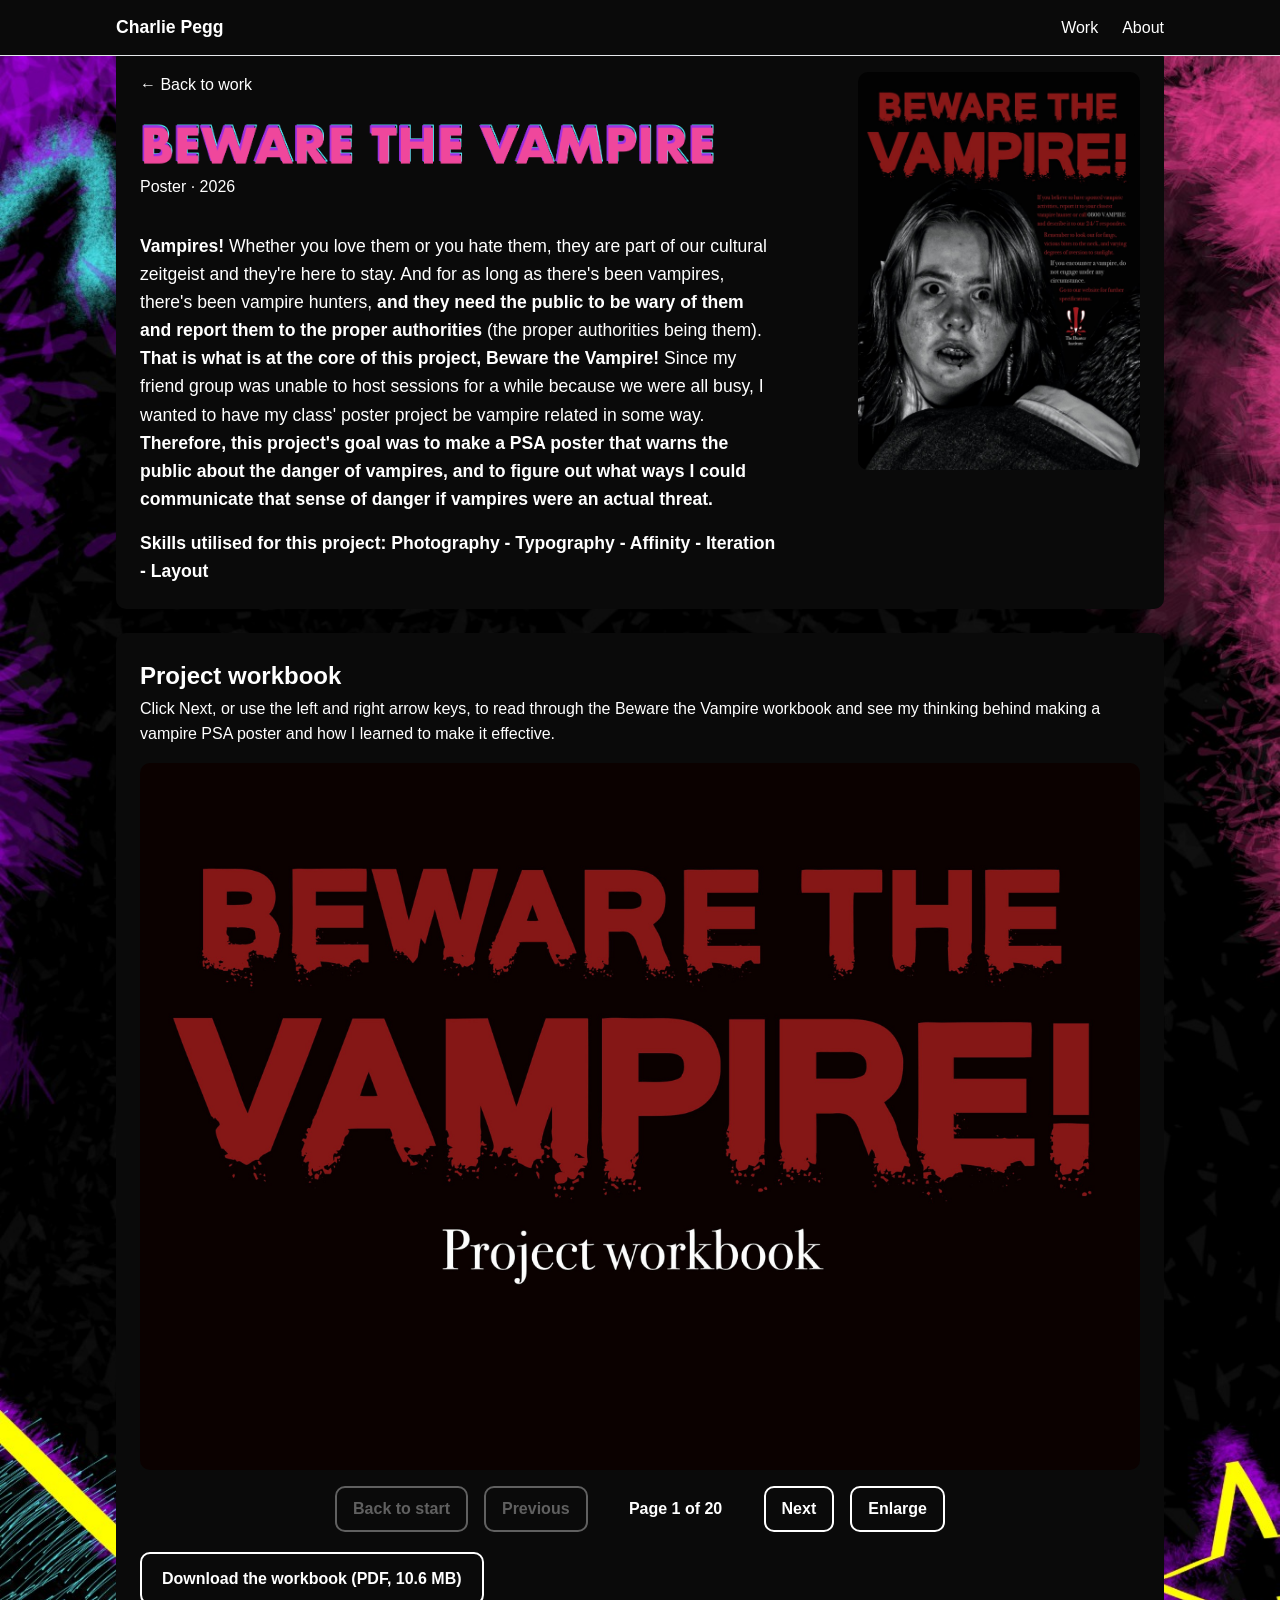
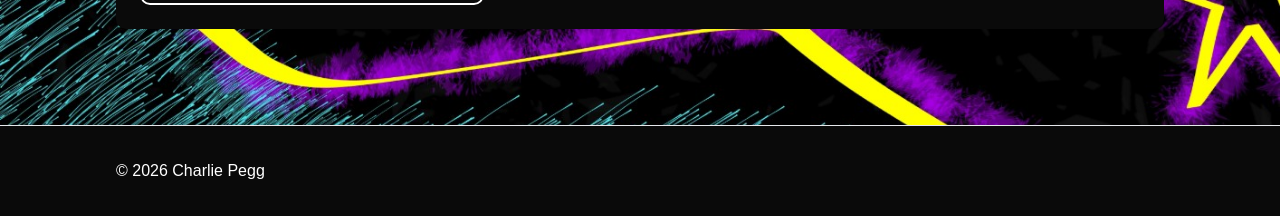
<file: project-6.html>
<!DOCTYPE html>
<!--
  =============================================================
  PROJECT PAGE 6  (project-6.html)  -  Beware the Vampire
  =============================================================
  The page for the sixth project door on the home page. It's built the same
  way as the other project pages: a title, images and a description.
  Anywhere you see REPLACE, that is content for YOU to write.
  =============================================================
-->
<html lang="en-NZ">
<head>
  <meta charset="UTF-8" />
  <meta name="viewport" content="width=device-width, initial-scale=1.0" />
  <title>Beware the Vampire — Charlie Pegg</title>
  <!-- REPLACE: a one-line description search engines show -->
  <meta name="description" content="Beware the Vampire, a supernatural PSA poster project designed by Charlie Pegg" />
  <!-- The little icon in the browser tab (your sketch). -->
  <link rel="icon" href="assets/favicon.png" type="image/png" />

  <link rel="stylesheet" href="styles.css" />
</head>
<body>

  <!-- Skip link: lets keyboard users jump straight to the main content. -->
  <a class="skip-link" href="#main">Skip to content</a>

  <!-- Same nav as the other pages. The logo links home. -->
  <header class="site-header">
    <div class="container nav">
      <a href="index.html" class="nav__logo">Charlie Pegg</a>
      <button class="nav__toggle" aria-label="Open menu" aria-expanded="false">
        <span></span><span></span><span></span>
      </button>
      <nav class="nav__links">
        <a href="index.html#work">Work</a>
        <a href="index.html#about">About</a>
      </nav>
    </div>
  </header>

  <main id="main">
    <article class="section container project">

      <!-- A solid #0a0a0a box behind the text, so it stays readable over the background artwork. -->
      <div class="project__panel">
        <!-- The poster, floated to the right inside the box so the title and text sit beside it.
             "data-enlarge" tells script.js that clicking it should open it large. -->
        <img class="project__panel-image" data-enlarge src="assets/vampire-poster.jpg" alt="Poster reading BEWARE THE VAMPIRE! in large red letters above a black and white photo of a wide-eyed person with long hair and blood at their mouth, leaning over a person in a dark waistcoat. Red text asks people to report vampiric activity to their closest vampire hunter or call 0800 VAMPIRE, to look out for fangs, vicious bites to the neck and aversion to sunlight, and not to engage with a vampire. The Hunter Institute logo sits below the text." />

        <!-- A link back to the list of projects -->
        <a class="project__back" href="index.html#work">← Back to work</a>

        <h1 class="project__title"><img class="project__title-img project__title-img--vampire" src="assets/vampire-title.png" alt="Beware the Vampire" /></h1>

        <p class="project__meta">Poster · 2026</p>

        <!-- ===== PROJECT DESCRIPTION ===== -->
        <div class="project__description">
          <!-- REPLACE: describe your project. What is it? Why did you make
               it? How did you make it? What are you proud of? -->
          <p>
            <strong>Vampires!</strong> Whether you love them or you hate them, they are part of our cultural zeitgeist and they're here to stay. And for as long as there's been vampires, there's been vampire hunters, <strong>and they need the public to be wary of them and report them to the proper authorities</strong> (the proper authorities being them). <strong>That is what is at the core of this project, Beware the Vampire!</strong> Since my friend group was unable to host sessions for a while because we were all busy, I wanted to have my class' poster project be vampire related in some way. <strong>Therefore, this project's goal was to make a PSA poster that warns the public about the danger of vampires, and to figure out what ways I could communicate that sense of danger if vampires were an actual threat.</strong>
          </p>
		  
		  <p>
		  	<strong>Skills utilised for this project: Photography - Typography - Affinity - Iteration - Layout</strong>
		  </p>
        </div>
      </div>

      <!-- The poster is the image that shows behind the door on the home page. -->
      <!-- ===== PROJECT WORKBOOK ===== -->
      <section class="project__notes workbook" aria-labelledby="workbook-heading">
        <h2 id="workbook-heading">Project workbook</h2>
        <p class="workbook__hint">Click Next, or use the left and right arrow keys, to read through the Beware the Vampire workbook and see my thinking behind making a vampire PSA poster and how I learned to make it effective.</p>
        <div class="workbook__viewer" id="workbook" data-path="assets/vampire-workbook/page-" data-ext="jpg" data-count="20">
          <!-- REPLACE: the alt text below is generic. Describe each page if you can. -->
          <img class="workbook__page" src="assets/vampire-workbook/page-01.jpg" alt="Workbook page 1 of 20: the cover, reading Beware the Vampire! Project workbook" width="2800" height="1980" />
        </div>
        <div class="flipbook__controls">
          <button type="button" class="flipbook__button" id="workbook-first">Back to start</button>
          <button type="button" class="flipbook__button" id="workbook-prev">Previous</button>
          <span class="flipbook__status" id="workbook-status" aria-live="polite">Page 1 of 20</span>
          <button type="button" class="flipbook__button" id="workbook-next">Next</button>
          <button type="button" class="flipbook__button" id="workbook-enlarge" aria-haspopup="dialog">Enlarge</button>
        </div>
        <a class="project__download" href="assets/Vampire-Workbook.pdf" download>Download the workbook (PDF, 10.6 MB)</a>
      </section>

    </article>
  </main>

  <footer class="site-footer">
    <div class="container">
      <p>© <span id="year"></span> Charlie Pegg</p>
    </div>
  </footer>

  <script src="script.js"></script>
</body>
</html>
</file>
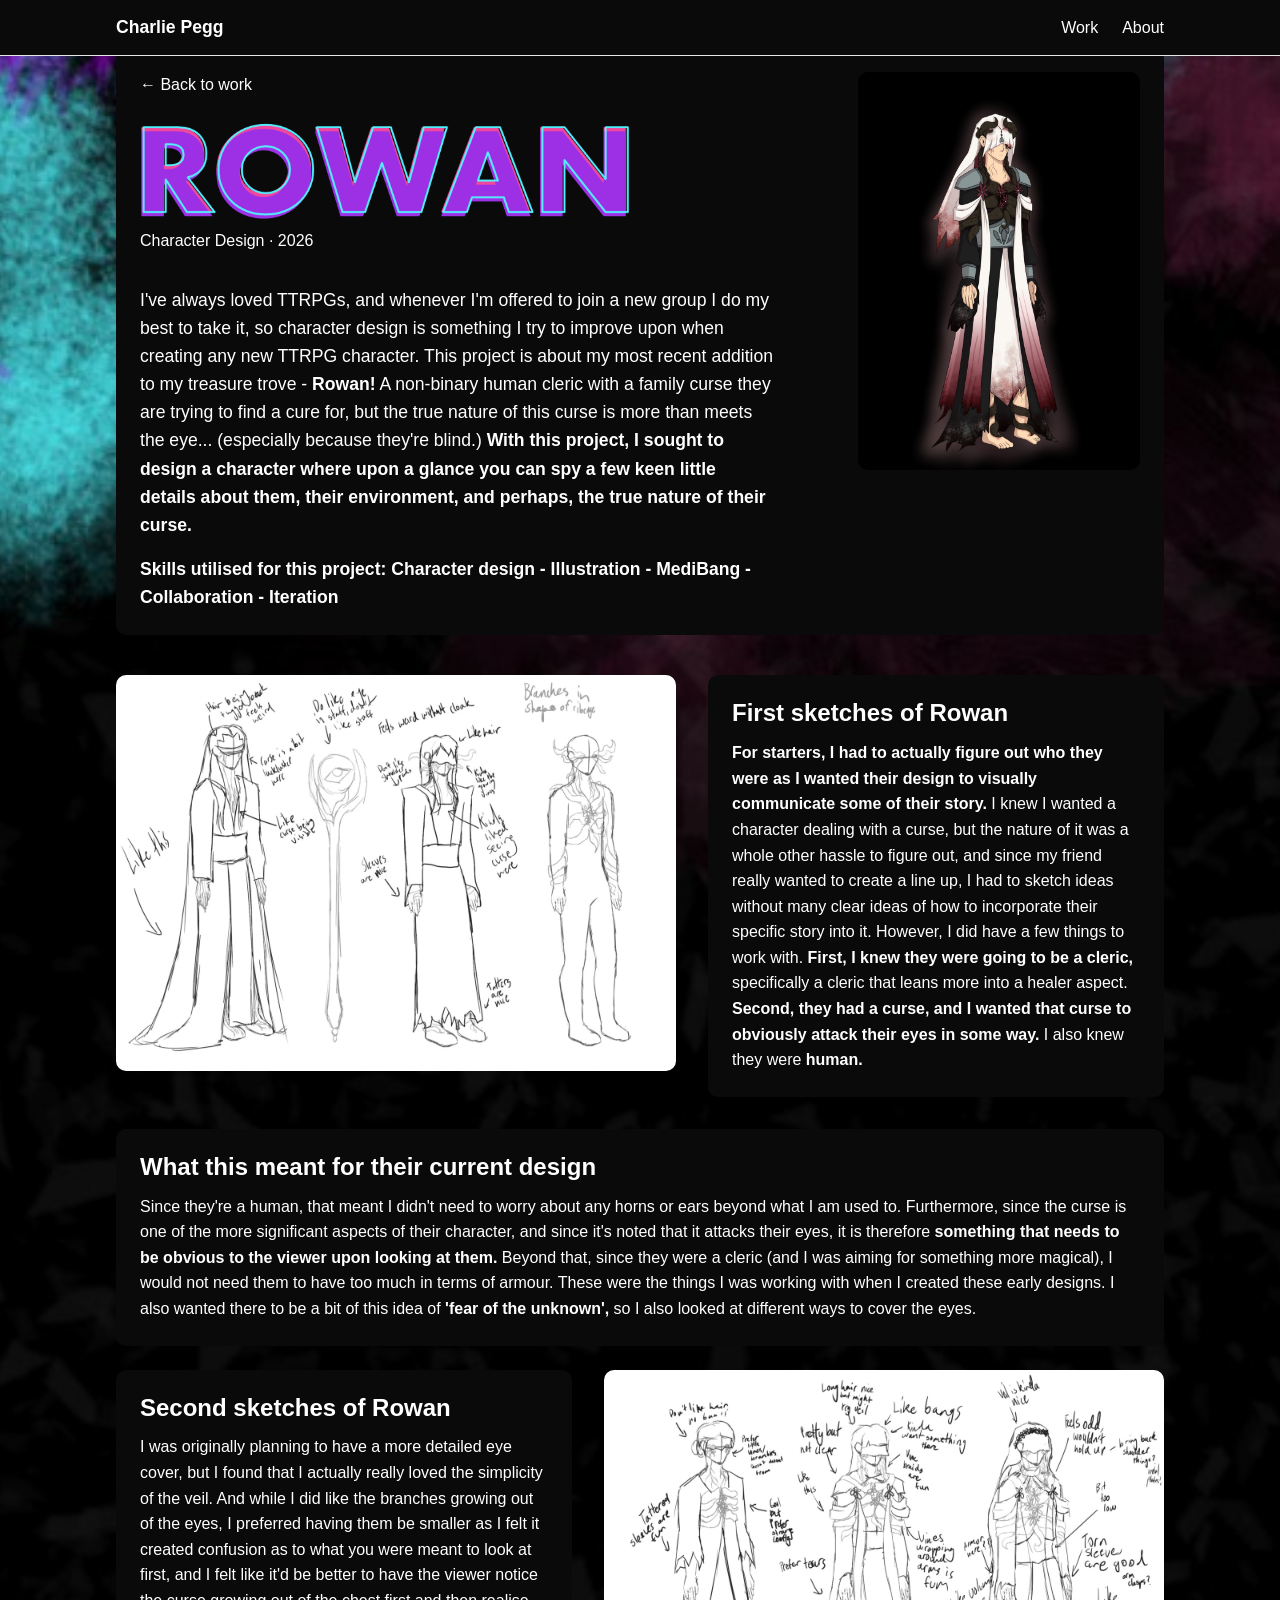
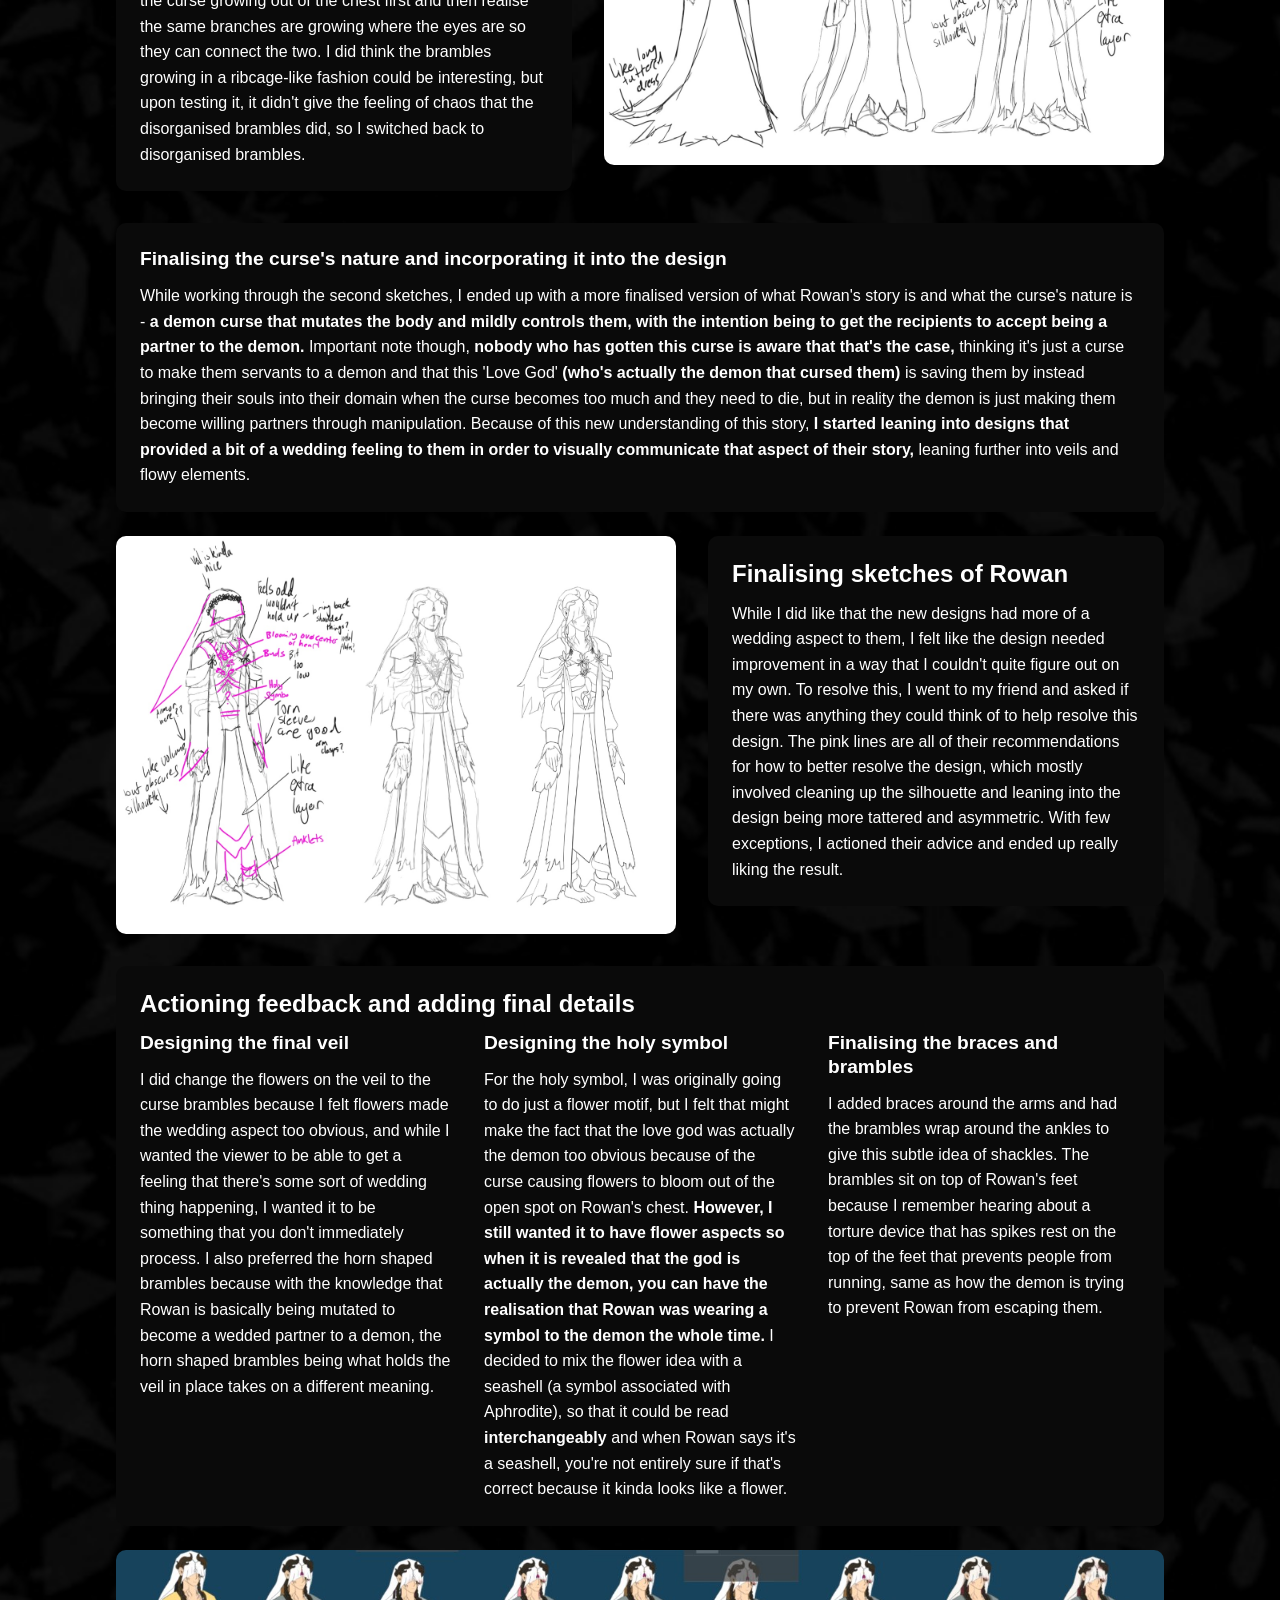
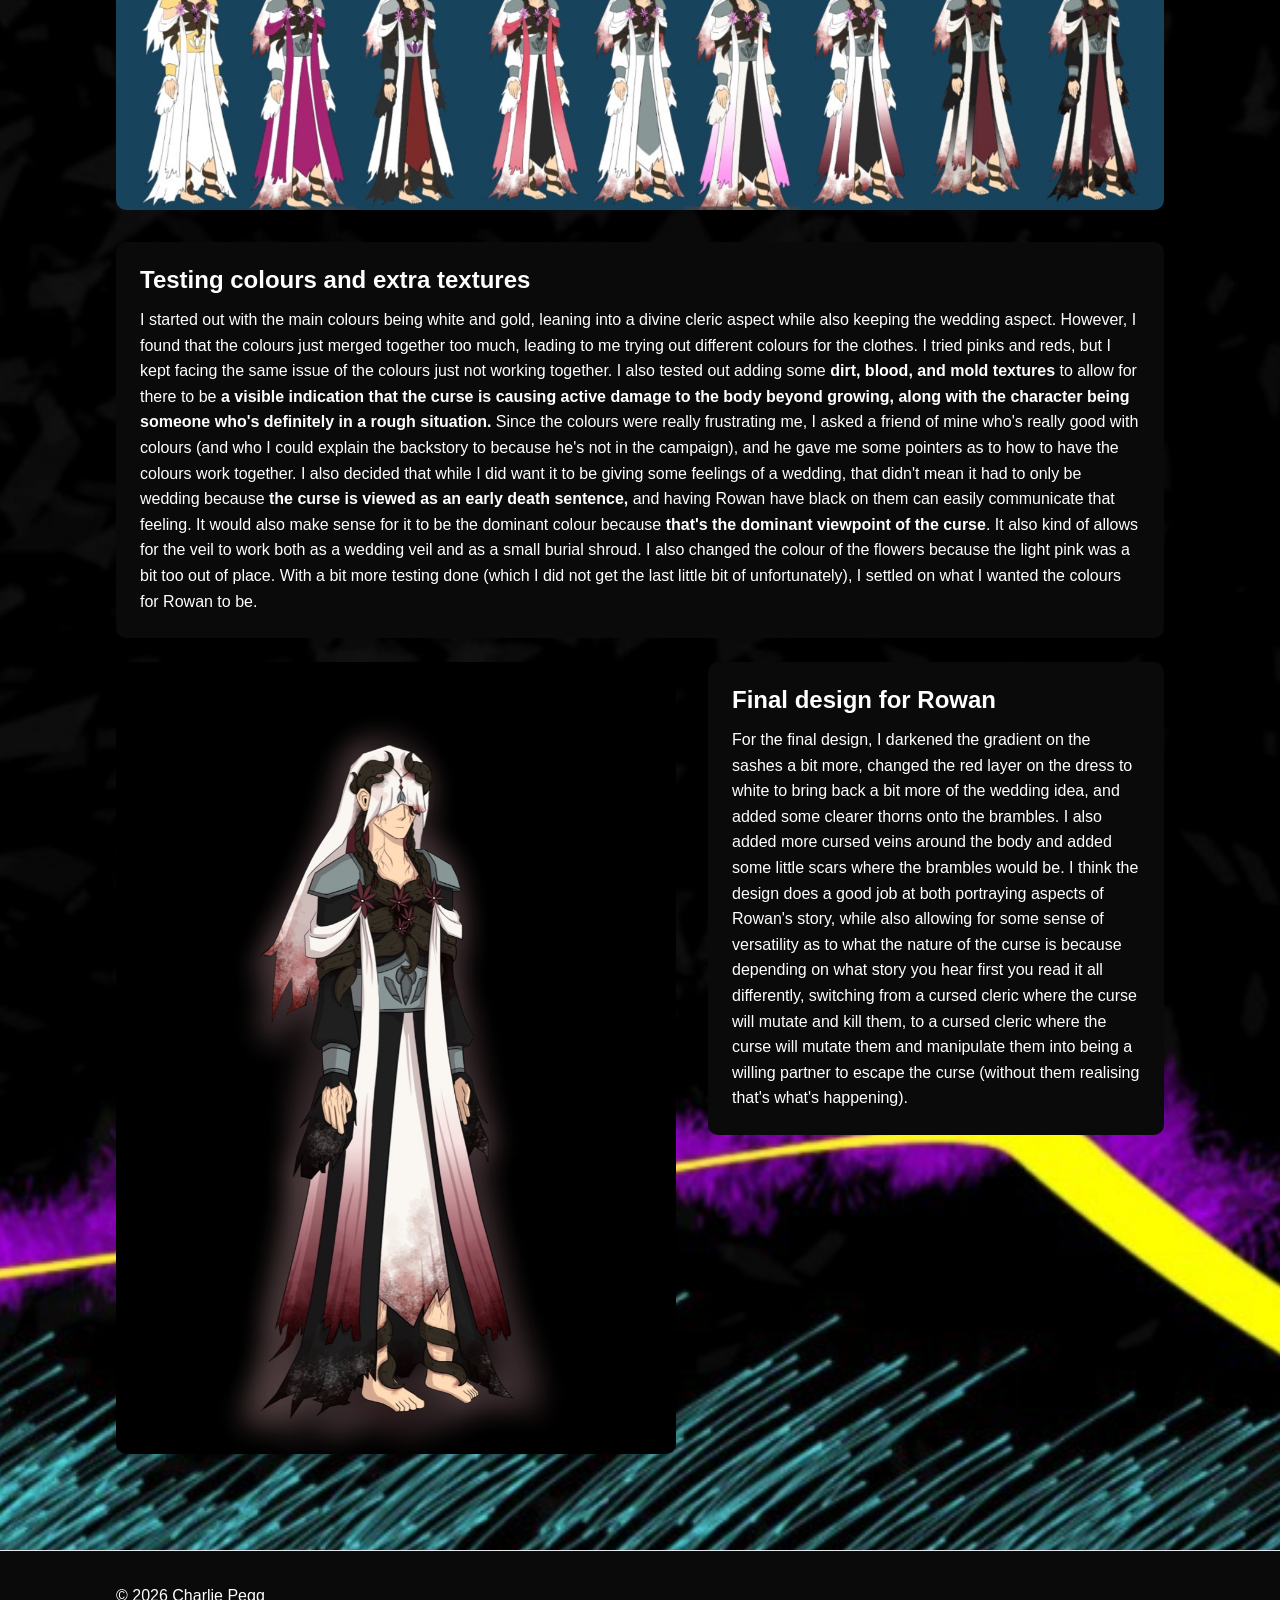
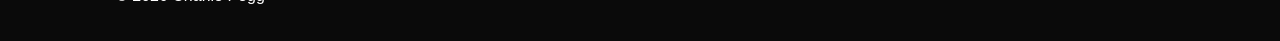
<file: project.html>
<!DOCTYPE html>
<!--
  =============================================================
  PROJECT PAGE  (project.html)
  =============================================================
  This is ONE project's page. It has space for:
    - a title
    - images
    - a description
  ...which is exactly what the brief asks for.

  WANT MORE THAN ONE PROJECT?
    The easiest way: just tell Claude "add another project" — it will make
    a new copy of this page AND a matching card on the home page, linked
    together for you.

    (By hand: duplicate this file, change the content in the copy, and
    point a card in index.html at your new file.)
  =============================================================
-->
<html lang="en-NZ">
<head>
  <meta charset="UTF-8" />
  <meta name="viewport" content="width=device-width, initial-scale=1.0" />
  <!-- REPLACE: the project name -->
  <title>Rowan — Charlie Pegg</title>
  <!-- REPLACE: a one-line description search engines show -->
  <meta name="description" content="Rowan, a DnD character designed by Charlie Pegg" />
  <!-- The little icon in the browser tab (your sketch). -->
  <link rel="icon" href="assets/favicon.png" type="image/png" />

  <link rel="stylesheet" href="styles.css" />
</head>
<body class="page-rowan">

  <!-- Skip link: lets keyboard users jump straight to the main content. -->
  <a class="skip-link" href="#main">Skip to content</a>

  <!-- Same nav as the home page. The logo links home. -->
  <header class="site-header">
    <div class="container nav">
      <a href="index.html" class="nav__logo">Charlie Pegg</a>
      <button class="nav__toggle" aria-label="Open menu" aria-expanded="false">
        <span></span><span></span><span></span>
      </button>
      <nav class="nav__links">
        <a href="index.html#work">Work</a>
        <a href="index.html#about">About</a>
      </nav>
    </div>
  </header>

  <main id="main">
    <article class="section container project">

      <!-- A solid #0a0a0a box behind the text, so it stays readable over the background artwork. -->
      <div class="project__panel">
        <!-- The final Rowan design, floated to the right inside the box so the text wraps around it.
             It's the same picture as the last image further down (which has the full description),
             so this copy is hidden from screen readers. -->
        <img class="project__panel-image" src="assets/rowan-final.jpg" alt="" aria-hidden="true" />

        <!-- A link back to the list of projects -->
        <a class="project__back" href="index.html#work">← Back to work</a>

        <!-- REPLACE: the project title -->
        <h1 class="project__title project__title--large"><img class="project__title-img" src="assets/rowan-title.png" alt="Rowan" /></h1>

        <!-- REPLACE: short facts about the project -->
        <p class="project__meta">Character Design · 2026</p>

        <!-- ===== PROJECT DESCRIPTION ===== -->
        <div class="project__description">
          <!-- REPLACE: describe your project. What is it? Why did you make
               it? How did you make it? What are you proud of? -->
          <p>
           I've always loved TTRPGs, and whenever I'm offered to join a new group I do my best to take it, so character design is something I try to improve upon when creating any new TTRPG character. This project is about my most recent addition to my treasure trove - <strong>Rowan!</strong> A non-binary human cleric with a family curse they are trying to find a cure for, but the true nature of this curse is more than meets the eye... (especially because they're blind.) <strong> With this project, I sought to design a character where upon a glance you can spy a few keen little details about them, their environment, and perhaps, the true nature of their curse.</strong>
          </p>
          
          <p>
            <strong>Skills utilised for this project: Character design - Illustration - MediBang - Collaboration - Iteration</strong>
          </p>
        </div>
      </div>

      <!-- ===== PROJECT IMAGES ===== -->
      <!--
        Add as many images as you like by copying an <img> line.
        Replace the placeholder files in the assets folder with your own.
      -->
      <div class="project__gallery project__gallery--small">
        <!-- Image 1 with a section beside it to write in. -->
        <div class="project__row">
          <img src="assets/rowan-sketches.jpg" alt="Black and white sketch sheet of early Rowan designs: a tall figure in a long cloak, a staff with an eye at the top, a figure in a tattered robe, and a figure with branches growing over the ribcage, with handwritten notes about what works and what doesn't" />
          <div class="project__notes">
            <!-- REPLACE: a short heading for this image, e.g. what stage of the design it shows -->
            <h2 class="project__notes-title">First sketches of Rowan </h2>
            <!-- REPLACE: write about this image in your own words. What were you
                 working out here? What did you keep, and what did you change? -->
            <p> <strong>For starters, I had to actually figure out who they were as I wanted their design to visually communicate some of their story.</strong> I knew I wanted a character dealing with a curse, but the nature of it was a whole other hassle to figure out, and since my friend really wanted to create a line up, I had to sketch ideas without many clear ideas of how to incorporate their specific story into it. However, I did have a few things to work with. <strong>First, I knew they were going to be a cleric,</strong> specifically a cleric that leans more into a healer aspect. <strong> Second, they had a curse, and I wanted that curse to obviously attack their eyes in some way. </strong> I also knew they were <strong>human. </strong>
            </p>
          </div>

          <!-- Second box: it stretches across the full width, level with the margins of the page. -->
          <div class="project__notes project__notes--wide">
            <h2 class="project__notes-title">What this meant for their current design </h2>

            <p> Since they're a human, that meant I didn't need to worry about any horns or ears beyond what I am used to. Furthermore, since the curse is one of the more significant aspects of their character, and since it's noted that it attacks their eyes, it is therefore <strong>something that needs to be obvious to the viewer upon looking at them.</strong> Beyond that, since they were a cleric (and I was aiming for something more magical), I would not need them to have too much in terms of armour. These were the things I was working with when I created these early designs. I also wanted there to be a bit of this idea of <strong>'fear of the unknown',</strong> so I also looked at different ways to cover the eyes.           
            </p>
          </div>
        </div>

        <!-- Image 2 with a section beside it to write in. Rows swap sides automatically (the CSS puts every second image on the right). -->
        <div class="project__row">
          <img src="assets/rowan-sketches-2.jpg" alt="Black and white sketch sheet of three Rowan outfit designs: a long tattered dress, a layered cloak with vines wrapped around the arms, and a veiled figure with a torn long sleeve, covered in handwritten notes about what works and what doesn't" />
          <div class="project__notes">
            <!-- REPLACE: a short heading for this image -->
            <h2 class="project__notes-title">Second sketches of Rowan</h2>
            <!-- REPLACE: write about this image in your own words. What changed
                 from the first sketches? What did you decide to keep? -->
            <p>I was originally planning to have a more detailed eye cover, but I found that I actually really loved the simplicity of the veil. And while I did like the branches growing out of the eyes, I preferred having them be smaller as I felt it created confusion as to what you were meant to look at first, and I felt like it'd be better to have the viewer notice the curse growing out of the chest first and then realise the same branches are growing where the eyes are so they can connect the two. I did think the brambles growing in a ribcage-like fashion could be interesting, but upon testing it, it didn't give the feeling of chaos that the disorganised brambles did, so I switched back to disorganised brambles.
            </p>
          </div>

          <!-- Second box: full width, level with the margins of the page. -->
          <div class="project__notes project__notes--wide">
            <h3 class="project__notes-subtitle">Finalising the curse's nature and incorporating it into the design</h3>
            <p>While working through the second sketches, I ended up with a more finalised version of what Rowan's story is and what the curse's nature is - <strong> a demon curse that mutates the body and mildly controls them, with the intention being to get the recipients to accept being a partner to the demon.</strong> Important note though, <strong>nobody who has gotten this curse is aware that that's the case,</strong> thinking it's just a curse to make them servants to a demon and that this 'Love God' <strong> (who's actually the demon that cursed them) </strong> is saving them by instead bringing their souls into their domain when the curse becomes too much and they need to die, but in reality the demon is just making them become willing partners through manipulation. Because of this new understanding of this story, <strong>I started leaning into designs that provided a bit of a wedding feeling to them in order to visually communicate that aspect of their story,</strong> leaning further into veils and flowy elements.</p>
          </div>
        </div>

        <!-- Image 3 with a section beside it to write in (back on the left, since the sides alternate). -->
        <div class="project__row">
          <img src="assets/rowan-sketches-3.jpg" alt="Sketch sheet showing the Rowan design developing: a rough veiled figure annotated in black and pink handwriting, then two cleaner line drawings of the same figure with a veil, armour, flowers on the chest, a torn long robe and bare feet with vines around the ankles" />
          <div class="project__notes">
            <!-- REPLACE: a short heading for this image -->
            <h2 class="project__notes-title">Finalising sketches of Rowan</h2>
            <!-- REPLACE: write about this image in your own words. What did the pink
                 notes change, and how did the design end up? -->
            <p>While I did like that the new designs had more of a wedding aspect to them, I felt like the design needed improvement in a way that I couldn't quite figure out on my own. To resolve this, I went to my friend and asked if there was anything they could think of to help resolve this design. The pink lines are all of their recommendations for how to better resolve the design, which mostly involved cleaning up the silhouette and leaning into the design being more tattered and asymmetric. With few exceptions, I actioned their advice and ended up really liking the result. </p>
          </div>

          <!-- One big box across the full width (level with the page margins), split into three columns. -->
          <div class="project__notes project__notes--wide">
            <h2 class="project__notes-title project__notes-title--large">Actioning feedback and adding final details</h2>
            <div class="project__columns">
              <div class="project__column">
                <h3 class="project__notes-subtitle">Designing the final veil</h3>
                <p>I did change the flowers on the veil to the curse brambles because I felt flowers made the wedding aspect too obvious, and while I wanted the viewer to be able to get a feeling that there's some sort of wedding thing happening, I wanted it to be something that you don't immediately process. I also preferred the horn shaped brambles because with the knowledge that Rowan is basically being mutated to become a wedded partner to a demon, the horn shaped brambles being what holds the veil in place takes on a different meaning. </p>
              </div>

              <div class="project__column">
                <h3 class="project__notes-subtitle">Designing the holy symbol</h3>
                <p>For the holy symbol, I was originally going to do just a flower motif, but I felt that might make the fact that the love god was actually the demon too obvious because of the curse causing flowers to bloom out of the open spot on Rowan's chest. <strong>However, I still wanted it to have flower aspects so when it is revealed that the god is actually the demon, you can have the realisation that Rowan was wearing a symbol to the demon the whole time. </strong> I decided to mix the flower idea with a seashell (a symbol associated with Aphrodite), so that it could be read <strong>interchangeably</strong> and when Rowan says it's a seashell, you're not entirely sure if that's correct because it kinda looks like a flower. </p>
              </div>

              <div class="project__column">
                <h3 class="project__notes-subtitle">Finalising the braces and brambles</h3>
                <p>I added braces around the arms and had the brambles wrap around the ankles to give this subtle idea of shackles. The brambles sit on top of Rowan's feet because I remember hearing about a torture device that has spikes rest on the top of the feet that prevents people from running, same as how the demon is trying to prevent Rowan from escaping them. </p>
              </div>
            </div>
          </div>
        </div>

        <!-- Image 4: a long strip of all the colour versions. It's too wide to sit beside the writing, so the writing goes underneath. -->
        <div class="project__row project__row--wide">
          <img src="assets/rowan-colours-strip.jpg" alt="A row of nine colour versions of the Rowan design on a blue background, from an all-white outfit with gold armour through magenta, pink and grey versions to dark black and maroon ones, each with a veil, purple flowers and vines around the bare ankles" />
          <div class="project__notes">
            <!-- REPLACE: a short heading for this image, e.g. exploring colour -->
            <h2 class="project__notes-title">Testing colours and extra textures</h2>
            <!-- REPLACE: write about this image in your own words. Which colours did you try, and why did you pick the final one? -->
            <p>I started out with the main colours being white and gold, leaning into a divine cleric aspect while also keeping the wedding aspect. However, I found that the colours just merged together too much, leading to me trying out different colours for the clothes. I tried pinks and reds, but I kept facing the same issue of the colours just not working together. I also tested out adding some <strong> dirt, blood, and mold textures </strong> to allow for there to be <strong> a visible indication that the curse is causing active damage to the body beyond growing, along with the character being someone who's definitely in a rough situation.</strong> Since the colours were really frustrating me, I asked a friend of mine who's really good with colours (and who I could explain the backstory to because he's not in the campaign), and he gave me some pointers as to how to have the colours work together. I also decided that while I did want it to be giving some feelings of a wedding, that didn't mean it had to only be wedding because <strong> the curse is viewed as an early death sentence,</strong> and having Rowan have black on them can easily communicate that feeling. It would also make sense for it to be the dominant colour because <strong>that's the dominant viewpoint of the curse</strong>. It also kind of allows for the veil to work both as a wedding veil and as a small burial shroud. I also changed the colour of the flowers because the light pink was a bit too out of place. With a bit more testing done (which I did not get the last little bit of unfortunately), I settled on what I wanted the colours for Rowan to be. </p>
          </div>
        </div>

        <!-- Image 5: the final design, with a section beside it to write in. -->
        <div class="project__row">
          <img src="assets/rowan-final.jpg" alt="The finished Rowan character design: a tall figure in a white, blood-stained veil that covers the eyes with dark horn-like branches over it, grey armour, dark red flowers, branches growing from the chest, and a long torn black and white robe fading to red with dirt and blood on the ends, standing barefoot with vines wrapped around the ankles, on a black background with a soft glow" />
          <div class="project__side">
            <div class="project__notes">
              <!-- REPLACE: a short heading for this image, e.g. the final design -->
              <h2 class="project__notes-title">Final design for Rowan</h2>
              <!-- REPLACE: write about this image in your own words. How did the design end up, and what are you proud of? -->
              <p>For the final design, I darkened the gradient on the sashes a bit more, changed the red layer on the dress to white to bring back a bit more of the wedding idea, and added some clearer thorns onto the brambles. I also added more cursed veins around the body and added some little scars where the brambles would be. I think the design does a good job at both portraying aspects of Rowan's story, while also allowing for some sense of versatility as to what the nature of the curse is because depending on what story you hear first you read it all differently, switching from a cursed cleric where the curse will mutate and kill them, to a cursed cleric where the curse will mutate them and manipulate them into being a willing partner to escape the curse (without them realising that's what's happening). </p>
            </div>
            <!-- The Rowan sketch, under the writing. It tilts left and right like the other sketches. It's decoration only. -->
            <!-- HIDDEN for now. To bring it back, delete the comment markers around the image tag below (the opening marker is on this line and the closing one is after the image).
            <img class="project__side-sketch" src="assets/rowan-sketch.png" alt="" aria-hidden="true" />
            -->
          </div>
        </div>
      </div>

    </article>
  </main>

  <footer class="site-footer">
    <div class="container">
      <p>© <span id="year"></span> Charlie Pegg</p>
    </div>
  </footer>

  <script src="script.js"></script>
</body>
</html>
</file>
<file: styles.css>
/* =============================================================
   STYLES.CSS  —  the look of your whole website
   =============================================================

   START HERE ↓
   The block below is your "design tokens": the colours, fonts and
   spacing used everywhere. Change a value here and it updates across
   the ENTIRE site. This is the easiest and best place to make the
   site feel like YOURS.

   TIP: Ask Claude things like
     "Change the accent colour to a warm orange."
     "Use a serif font for headings."
     "Make everything feel more spacious."
   ============================================================= */

:root {
  /* ---- COLOURS ---- */
  --color-bg:      #0a0a0a;   /* page background */
  --color-surface: #f4f4f5;   /* cards, panels */
  --color-text:    #ffffff;   /* main text (white, for the dark background) */
  --color-muted:   #ffffff;   /* secondary text (white too) */
  --color-border:  #e5e7eb;   /* thin lines */
  --color-accent:  #3b5bdb;   /* links & buttons — CHANGE ME to make it yours */
  --color-accent-text: #ffffff; /* text on top of the accent colour */

  /* ---- FONTS ---- */
  /* These are "system fonts" — they use whatever the computer has, so
     there is nothing to download. Swap them for a Google Font if you
     like (ask Claude how). */
  --font-body:    -apple-system, BlinkMacSystemFont, "Segoe UI", Roboto, Helvetica, Arial, sans-serif;
  /* Titles use Futura. It comes with Macs, iPhones and iPads; on other devices
     the browser falls back to the next font in the list. */
  --font-heading: Futura, "Futura PT", "Century Gothic", var(--font-body);

  /* ---- SPACING & SIZES ---- */
  --space:        1rem;       /* the base spacing unit */
  --radius:       10px;       /* how round corners are */
  --max-width:    1080px;     /* how wide content gets on big screens */
  --header-height: 3.5rem;    /* height of the top bar with your name */
}

/* -------------------------------------------------------------
   BASIC RESET — sensible defaults. You can usually leave this.
   ------------------------------------------------------------- */
* {
  box-sizing: border-box;
  margin: 0;
}

html {
  scroll-behavior: smooth; /* smooth scrolling to #about, #work, etc. */
  scroll-padding-top: var(--header-height); /* stop the top bar covering section titles */
}

body {
  font-family: var(--font-body);
  color: var(--color-text);
  background-color: var(--color-bg);
  line-height: 1.6;
}

/* -------------------------------------------------------------
   PAGE BACKGROUND ARTWORK
   One layer stretched over the WHOLE height of the page (not just the
   window). The top of the picture is at the top of the page and the
   bottom of the picture is at the very bottom of the page, and it
   scrolls up with the content as you scroll down. "100% 100%" makes
   it fill the page exactly, so it's stretched to fit.
   ------------------------------------------------------------- */
body {
  overflow-x: clip;     /* the full-width door row must never make the page scroll sideways */
  position: relative;   /* so the layer below is measured against the whole page */
}

body::before {
  content: "";
  position: absolute;
  inset: 0;             /* covers the full page: top to bottom, left to right */
  z-index: -1;          /* behind all the content */
  background: var(--color-bg) url("assets/background.jpg") no-repeat center / 100% 100%;
}

/* On the Rowan page the artwork keeps its true proportions instead of being
   stretched. "cover" scales it, without distorting it, until it fills the whole
   page. The page is much taller than it is wide, so the picture's top touches the
   top of the page and its bottom touches the bottom, and the left and right
   edges are clipped off (it stays centred). */
.page-rowan::before {
  background-image: url("assets/background-rowan.jpg"); /* this page's own copy of the artwork */
  background-size: cover;
  background-position: center;
}

/* -------------------------------------------------------------
   INTRO SCREEN  (the big name artwork you see first)
   It sits fixed over the whole window. script.js shrinks it and
   fades it out as you scroll, which reveals the site underneath.
   The artwork has a transparent background, so the page colour shows through.
   ------------------------------------------------------------- */
.intro {
  position: fixed;
  inset: 0;
  z-index: 50;              /* above the nav and everything else */
  display: grid;
  place-items: center;       /* artwork sits in the middle of the space under the top bar */
  padding-top: var(--header-height);
  /* no background of its own, so the page background shows behind the name */
  pointer-events: none;     /* clicks pass straight through it */
}

.intro__stage {
  position: relative;
  aspect-ratio: 1440 / 1024;  /* the shape of the artwork canvas */
  /* Big: up to 92% of the window width (a small gap is left on each side),
     but never taller than the space under the top bar, with room above and below. */
  width: min(
    92vw,
    calc((100vh - 2 * var(--header-height)) * 1.40625)
  );
  transform-origin: top center; /* shrinks towards the top, not the middle */
  will-change: transform, opacity;
}

/* Each layer is the full canvas, stacked exactly on top of each other. */
.intro__stage img {
  position: absolute;
  inset: 0;
  width: 100%;
  height: 100%;
}

/* The arrow nudges down and back up, on a loop. */
.intro__arrow {
  animation: arrow-bounce 1.2s ease-in-out infinite;
}

/* The sketches tilt 15 degrees left for 1 second, then 15 degrees right for
   1 second, and repeat. steps(1) makes it jump straight between the two
   angles, with no smooth in-between movement. Each layer is the whole canvas,
   so transform-origin is set to the middle of that sketch. */
.intro__sketch {
  animation: sketch-tilt 2s steps(1, end) infinite;
}

.intro__sketch--tablet {
  transform-origin: 16.7% 77.9%;
}

.intro__sketch--character {
  transform-origin: 84.3% 78.1%;
}

@keyframes sketch-tilt {
  0%   { transform: rotate(-15deg); } /* left */
  50%  { transform: rotate(15deg); }  /* right */
  100% { transform: rotate(-15deg); }
}

@keyframes arrow-bounce {
  0%, 100% { transform: translateY(0); }
  50%      { transform: translateY(1.5%); } /* a small bounce: 1.5% of the canvas height */
}

/* One screen of empty space so there's room to scroll the intro away. */
.intro-spacer {
  height: 100vh;
}

img {
  display: block;
  max-width: 100%; /* stops images overflowing on small screens */
  height: auto;
}

a {
  color: var(--color-accent);
}

/* -------------------------------------------------------------
   ACCESSIBILITY  (small things that make the site usable for
   everyone — including people using a keyboard or a screen reader)
   ------------------------------------------------------------- */

/* A clear outline shows keyboard users where they are on the page.
   :focus-visible only shows it for keyboard focus, not mouse clicks. */
a:focus-visible,
button:focus-visible,
.card:focus-visible {
  outline: 3px solid var(--color-accent);
  outline-offset: 2px;
  border-radius: 3px;
}

/* The "Skip to content" link. It's tucked off-screen until a keyboard
   user tabs to it, then it appears at the top-left. */
.skip-link {
  position: absolute;
  left: 0.5rem;
  top: -3rem; /* off-screen */
  background: var(--color-accent);
  color: var(--color-accent-text);
  padding: 0.6rem 1rem;
  border-radius: var(--radius);
  z-index: 100;
  transition: top 0.15s ease;
}

.skip-link:focus {
  top: 0.5rem; /* slides into view when focused */
}

/* The .container keeps content centred and stops it getting too wide. */
.container {
  width: 100%;
  max-width: var(--max-width);
  margin-inline: auto;
  padding-inline: var(--space);
}

/* -------------------------------------------------------------
   HEADER / NAVIGATION
   ------------------------------------------------------------- */
.site-header {
  position: fixed;    /* pinned to the very top of the window, always visible */
  top: 0;
  left: 0;
  right: 0;
  height: var(--header-height);
  background: var(--color-bg);
  border-bottom: 1px solid var(--color-border);
  z-index: 60;        /* above the intro screen too */
}

.nav {
  display: flex;
  align-items: center;
  justify-content: space-between;
  height: 100%;
}

.nav__logo {
  font-family: var(--font-heading);
  font-weight: 700;
  font-size: 1.1rem;
  text-decoration: none;
  color: var(--color-text);
}

.nav__links {
  display: flex;
  gap: 1.5rem;
}

.nav__links a {
  text-decoration: none;
  color: var(--color-text);
}

.nav__links a:hover {
  color: var(--color-accent);
}

/* The hamburger button is hidden on big screens... */
.nav__toggle {
  display: none;
  flex-direction: column;
  gap: 5px;
  background: none;
  border: none;
  cursor: pointer;
  padding: 6px;
}

.nav__toggle span {
  width: 24px;
  height: 2px;
  background: var(--color-text);
}

/* -------------------------------------------------------------
   HERO (the big intro at the top of the home page)
   ------------------------------------------------------------- */
.hero {
  padding-block: 4rem 3rem;
}

.hero__eyebrow {
  color: var(--color-muted);
  text-transform: uppercase;
  letter-spacing: 0.08em;
  font-size: 0.8rem;
  margin-bottom: 0.5rem;
}

.hero__title {
  font-family: var(--font-heading);
  font-size: clamp(2.5rem, 6vw, 4rem); /* grows with screen size */
  line-height: 1.1;
}

.hero__subtitle {
  color: var(--color-muted);
  font-size: 1.2rem;
  max-width: 40ch;
  margin-block: 1rem 1.5rem;
}

/* -------------------------------------------------------------
   BUTTONS
   ------------------------------------------------------------- */
.button {
  display: inline-block;
  background: var(--color-accent);
  color: var(--color-accent-text);
  text-decoration: none;
  padding: 0.7rem 1.4rem;
  border-radius: var(--radius);
  font-weight: 600;
}

.button:hover {
  opacity: 0.9;
}

/* -------------------------------------------------------------
   SECTIONS (About, Work, ...)
   ------------------------------------------------------------- */
.section {
  padding-block: 3rem;
}

.section__title {
  font-family: var(--font-heading);
  font-size: 1.8rem;
  margin-bottom: 1rem;
}

/* A heading made from an image. Much bigger than the 1.8rem text it replaces. */
.section__title--image img {
  width: clamp(200px, 24vw, 300px);
  height: auto;
}

/* "About me" is a wider image, so it gets a wider box to keep its letters
   the same size as the letters in the "Work" title above. */
.section__title--image .section__title-img--about {
  width: clamp(300px, 37.6vw, 470px);
}

/* The little sketch next to the "About me" title. It's smaller than the title and tilts left and
   right (same animation as the other sketches). It's decoration, so clicks pass through it. */
.section__title--with-sketch {
  display: flex;
  align-items: center;
  gap: 1rem;
}

.section__title--image .about-sketch {
  width: clamp(60px, 8vw, 110px);
  height: auto;
  flex: none;
  pointer-events: none;
  animation: sketch-tilt 2s steps(1, end) infinite;
}

.section__intro {
  color: var(--color-muted);
  max-width: 70ch;  /* how far the text stretches to the right */
  margin-bottom: 2rem;
}

/* -------------------------------------------------------------
   ABOUT
   ------------------------------------------------------------- */
.about {
  display: grid;
  grid-template-columns: 400px 1fr; /* photo | text */
  gap: 3rem;
  align-items: start;
}

.about__photo {
  border-radius: var(--radius);
  background: var(--color-surface);
}

/* A solid black box behind the text, so it stays readable over the background artwork. */
.about__text {
  background: var(--color-bg);  /* #0a0a0a */
  padding: 1.5rem;
  border-radius: var(--radius);
}

.about__text p + p {
  margin-top: 1rem;
}

/* -------------------------------------------------------------
   WORK GRID + PROJECT CARDS
   ------------------------------------------------------------- */
/* The doors sit in one long row that slides slowly to the left, forever,
   and that you can also drag or scroll sideways.
   .door-loop is the window the row slides through. It's stretched to the full
   width of the screen, and it clips the sides so doors slide out of view.
   overflow-x: clip leaves the top and bottom alone, so a door can still grow on hover. */
.door-loop {
  width: 100vw;
  margin-left: calc(50% - 50vw);   /* breaks out of the page margins to touch both screen edges */
  overflow-x: clip;
  /* start the first door in line with the rest of the content */
  padding-inline-start: calc(max(0px, (100vw - var(--max-width)) / 2) + var(--space));
  padding-block: 2rem;             /* room for the hover growth */
}

.door-loop__track {
  display: flex;
  width: max-content;
}

/* script.js slides the row (by itself, and when you drag or scroll it).
   touch-action: pan-y lets a finger scroll the page up and down while
   sideways movement is left to the script. */
.door-loop {
  touch-action: pan-y;
  cursor: grab;
  user-select: none;
  -webkit-user-select: none;
}

.door-loop.is-dragging {
  cursor: grabbing;
}

.door-loop__track {
  will-change: transform;
}

.door-loop img {
  -webkit-user-drag: none;
}

/* Every door is the same size, with room after it (margin, not gap, so both copies measure the same). */
.door-loop__track > .card {
  flex: 0 0 auto;
  width: clamp(300px, 33vw, 480px);
  margin-inline-end: 5rem;
}

/* Each card is a door. The shape of the card matches the closed door
   (1029 x 1522 px in the original artwork), so the door images can be
   placed on it with percentages. */
.card {
  position: relative;
  display: block;
  aspect-ratio: 1029 / 1522;
  text-decoration: none;
  color: var(--color-text);
}

/* Everything that grows on hover lives in here. */
.card__door {
  position: absolute;
  inset: 0;
  transition: transform 0.2s ease;
}

.card:hover .card__door,
.card:focus-visible .card__door {
  transform: scale(1.06); /* grows slightly */
}

/* Empty placeholder doors aren't links, so they don't grow. */
.card--blank:hover .card__door {
  transform: none;
}

/* The project photo sits behind the doors, exactly filling the door frame. */
.card__photo {
  position: absolute;
  left: 12.05%;
  top: 9.99%;
  width: 71.72%;
  height: 86.14%;
  object-fit: cover;
}

/* For a portrait poster that's a different shape from the doorway: show all of it
   (no cropping) on a matching background colour, so it blends into the poster's paper. */
.card__photo--contain {
  object-fit: contain;
  background: #f7f7f7;
}

/* For a wide picture in the tall doorway: it fills the doorway, and this chooses which slice of it
   shows (a bit right of centre, where the main building is). */
.card__photo--slice {
  object-position: 62% center;
}

/* Both door drawings are the full original canvas, positioned so the
   closed door lines up with the card. max-width is switched off because
   they're deliberately wider than the card. */
.card__door-img {
  position: absolute;
  left: -17.88%;
  top: -12.48%;
  width: 137.41%;
  height: 131.4%;
  max-width: none;
  pointer-events: none;
}

/* The open door is hidden until you hover or focus the card, then it replaces the closed one. */
.card__door-img--open {
  opacity: 0;
}

.card:hover .card__door-img--open,
.card:focus-visible .card__door-img--open {
  opacity: 1;
}

.card:hover .card__door-img--closed,
.card:focus-visible .card__door-img--closed {
  opacity: 0;
}

/* The sketch in the top-right of the Work section. #work is only as wide as
   the content, so the "right" value below pushes it out into the page margin
   and then back in by 4% of the window width. It's decoration, so clicks
   pass through it, and it's hidden on phones where it would sit on the text. */
#work,
#about {
  position: relative;
}

.work-sketch {
  position: absolute;
  top: 0;
  right: calc(4vw - (100vw - 100%) / 2);
  width: clamp(120px, 17vw, 340px);
  pointer-events: none;
  animation: sketch-tilt 2s steps(1, end) infinite; /* same left/right tilt as the intro sketches */
}

@media (max-width: 700px) {
  .work-sketch {
    display: none;
  }
}

/* Hides text visually but keeps it for screen readers (the door drawing
   already shows the title, so we don't show it twice). */
.visually-hidden {
  position: absolute;
  width: 1px;
  height: 1px;
  margin: -1px;
  overflow: hidden;
  clip: rect(0 0 0 0);
  white-space: nowrap;
}

/* -------------------------------------------------------------
   PROJECT PAGE
   ------------------------------------------------------------- */
/* The zine box (Ouroboros page): the embedded PDF with a download button underneath. */
.project__pdf-box {
  margin-top: 2rem;
}

/* ---- The page-turning zine viewer ----
   The book is as wide as the box and as tall as one double-page spread. Every page
   turn is a "leaf" (a sheet of paper with a front and a back) that swings around the
   spine, which is the middle of the book. Leaves not yet turned lie on the right,
   turned ones lie on the left. With none turned you see just the cover on the right;
   with all turned you see just the back cover on the left. */
.flipbook {
  max-width: 1000px;
  margin-inline: auto;
}

.flipbook:focus-visible {
  outline: 3px solid var(--color-accent);
  outline-offset: 6px;
}

.flipbook__book {
  position: relative;
  width: 100%;
  aspect-ratio: 839.055 / 595.276; /* the shape of one double-page spread */
  perspective: 3000px;             /* makes the swinging page look 3D */
  cursor: pointer;
  user-select: none;
  -webkit-user-select: none;
}

/* The text box on the left-hand side of the closed book (where the cover isn't).
   It's only shown while the cover is closed, and fades out when the zine opens. */
.flipbook__hint {
  position: absolute;
  top: 50%;
  left: 3%;
  width: 44%;
  transform: translateY(-50%);
  margin: 0;
  padding: 1.5rem;
  border: 2px solid var(--color-text);
  border-radius: var(--radius);
  font-family: var(--font-heading);
  font-size: clamp(1.1rem, 2.6vw, 1.9rem);
  font-weight: 700;
  line-height: 1.25;
  text-align: center;
  pointer-events: none;
  opacity: 0;
  transition: opacity 0.3s ease;
}

.flipbook--at-cover .flipbook__hint {
  opacity: 1;
}

.flipbook__leaf {
  position: absolute;
  top: 0;
  left: 50%;                       /* starts on the right-hand side of the spine */
  width: 50%;
  height: 100%;
  transform-origin: left center;   /* swings around the spine */
  transform-style: preserve-3d;
  transition: transform 0.9s ease-in-out;
}

.flipbook__leaf--turned {
  transform: rotateY(-180deg);     /* swung over to the left-hand side */
}

.flipbook__face {
  position: absolute;
  inset: 0;
  overflow: hidden;
  backface-visibility: hidden;     /* each side of the paper is only seen from its own side */
  -webkit-backface-visibility: hidden;
  background: #f7f7f7;             /* the paper colour of the zine */
}

.flipbook__face--back {
  transform: rotateY(180deg);
}

/* A soft shadow down the spine, so the pages look like they curve into it. */
.flipbook__face::after {
  content: "";
  position: absolute;
  inset: 0;
  pointer-events: none;
  background: linear-gradient(to right, rgba(0, 0, 0, 0.22), transparent 10%);
}

.flipbook__face--back::after {
  background: linear-gradient(to left, rgba(0, 0, 0, 0.22), transparent 10%);
}

.flipbook__face img {
  display: block;
  height: 100%;
  max-width: none;
  pointer-events: none;
}

/* The spreads are one image holding two pages, so a face shows one half of it. */
.flipbook__face--half img {
  width: 200%;
}

.flipbook__face--right img {
  margin-left: -100%;              /* slides the image left to show its right-hand half */
}

.flipbook__face--full img {
  width: 100%;
}

/* "Enlarge to fit screen": the wrapper fills the whole window on a dark backdrop, and the
   book is sized so a whole double-page spread fits both the width and the height of the screen. */
.flipbook-wrap--enlarged {
  position: fixed;
  inset: 0;
  z-index: 200;                 /* above the top bar and everything else */
  display: flex;
  flex-direction: column;
  align-items: center;
  justify-content: center;
  gap: 1rem;
  padding: 1rem;
  background: rgba(10, 10, 10, 0.98);
}

.flipbook-wrap--enlarged .flipbook {
  max-width: none;
  width: min(100%, calc((100vh - 6.5rem) * 1.4096)); /* 1.4096 = the width/height of a spread */
}

.flipbook-wrap--enlarged .flipbook__controls {
  flex-wrap: wrap;
  margin-top: 0;
}

.flipbook__controls {
  display: flex;
  align-items: center;
  justify-content: center;
  gap: 1rem;
  margin-top: 1rem;
}

/* The second row of controls: "Back to start" and the page index. */
.flipbook__jump {
  display: flex;
  flex-wrap: wrap;
  align-items: center;
  justify-content: center;
  gap: 0.75rem 1rem;
  margin-top: 0.75rem;
}

.flipbook__jump[hidden] {
  display: none;
}

.flipbook__label {
  font-weight: 700;
}

.flipbook__select {
  max-width: min(100%, 26rem);
  padding: 0.5rem 0.75rem;
  border: 2px solid var(--color-text);
  border-radius: var(--radius);
  background: var(--color-bg);
  color: var(--color-text);
  font: inherit;
  cursor: pointer;
}

.flipbook__status {
  min-width: 9rem;
  text-align: center;
  font-weight: 700;
}

.flipbook__button {
  padding: 0.5rem 1rem;
  border: 2px solid var(--color-text);
  border-radius: var(--radius);
  background: transparent;
  color: var(--color-text);
  font: inherit;
  font-weight: 700;
  cursor: pointer;
}

.flipbook__button:hover:not(:disabled) {
  background: var(--color-text);
  color: var(--color-bg);
}

.flipbook__button:disabled {
  opacity: 0.35;
  cursor: default;
}

.project__download {
  display: inline-block;
  margin-top: 1.25rem;
  padding: 0.75rem 1.25rem;
  border: 2px solid var(--color-text);
  border-radius: var(--radius);
  color: var(--color-text);
  text-decoration: none;
  font-weight: 700;
}

.project__download:hover {
  background: var(--color-text);
  color: var(--color-bg);
}

/* A solid box behind the text, so it stays readable over the background artwork. */
.project__panel,
.project__notes {
  background: var(--color-bg);  /* #0a0a0a */
  display: flow-root;           /* makes the box grow to hold a floated sketch */
  padding: 1.5rem;
  border-radius: var(--radius);
}

/* The final design in the top-right of the box. "float: right" tucks it into the corner
   and lets the text flow around it instead of going underneath. It stays inside the box
   (the box grows to hold it) and, unlike the sketches, it doesn't move. */
.project__panel-image {
  float: right;
  width: clamp(140px, 22vw, 300px);
  height: auto;
  margin: 0 0 1rem 1.5rem;
  border-radius: var(--radius);
}

.project__back {
  display: inline-block;
  text-decoration: none;
  color: var(--color-muted);
  margin-bottom: 1.5rem;
}

.project__title {
  font-family: var(--font-heading);
  font-size: clamp(2rem, 5vw, 3rem);
  line-height: 1.1;
}

/* A much bigger title, used on the Rowan page only. */
.project__title--large {
  font-size: clamp(3.5rem, 11vw, 8rem);
}

/* The title is a picture of the word. Its width follows the same sizes as the text it
   replaced (3.5rem to 8rem), so it takes up about the same room. */
.project__title-img {
  width: clamp(13.4rem, 42.5vw, 30.6rem);
  height: auto;
}

/* The Ouroboros title is a much wider word, so it gets its own width. It stops short of the full
   width so the poster floating on the right of the box still fits beside it. */
.project__title-img--ouroboros {
  width: clamp(14rem, 60vw, 38rem);
}

/* The Jansen Mansion title is a long, three-line title, so it gets its own width. It stops short
   of the full width so the portrait floating on the right of the box still fits beside it. */
.project__title-img--jansen {
  width: clamp(14rem, 55vw, 36rem);
}

/* The "Forever ends in the Fall" title is a two-line title, so it gets its own width. */
.project__title-img--forever {
  width: clamp(16rem, 70vw, 40rem);
}

/* Titles for the Collaborate with Nature and Beware the Vampire pages. The Collaborate title
   stops short of the full width so the poster floating on the right still fits beside it. */
.project__title-img--collab {
  width: clamp(14rem, 55vw, 36rem);
}

/* The Vampire title stops short of the full width so the poster floating on the right still fits beside it. */
.project__title-img--vampire {
  width: clamp(14rem, 55vw, 36rem);
}

.project__meta {
  color: var(--color-muted);
  margin-block: 0.5rem 2rem;
}

.project__description {
  max-width: 65ch;
  font-size: 1.1rem;
}

.project__description p + p {
  margin-top: 1rem;
}

.project__gallery {
  margin-top: 2.5rem;
  display: grid;
  gap: 1.5rem;
}

.project__gallery img {
  width: 100%;
  border-radius: var(--radius);
  background: var(--color-surface);
}

/* Smaller gallery images, used on the Rowan page only (about half the width). */
.project__gallery--small img {
  width: 50%;
  max-width: 520px;
  min-width: 240px;
}

/* An image with a writing area beside it (Rowan page). */
.project__row {
  display: grid;
  grid-template-columns: minmax(0, 560px) minmax(0, 1fr); /* image | writing */
  gap: 2rem;
  align-items: start;
}

/* A writing box that stretches across both columns, under the image and its box,
   so its edges line up with the page margins. */
.project__notes--wide {
  grid-column: 1 / -1;
}

/* Every second row swaps sides: the image goes on the right and the writing
   on the left. (Only <div> rows are counted, so a plain image doesn't upset it.) */
.project__row:nth-of-type(even) {
  grid-template-columns: minmax(0, 1fr) minmax(0, 560px); /* writing | image */
}

.project__row:nth-of-type(even) img {
  grid-column: 2;            /* image in the right-hand column... */
  grid-row: 1;
}

.project__row:nth-of-type(even) > .project__notes:not(.project__notes--wide) {
  grid-column: 1;            /* ...and the writing in the left-hand one */
  grid-row: 1;
}

.project__row:nth-of-type(even) > .project__notes--wide {
  grid-row: 2;               /* a full-width box goes underneath both */
}

/* The writing box with the Rowan sketch underneath it (last row). */
.project__side {
  display: flex;
  flex-direction: column;
  gap: 1.5rem;
}

/* (The longer selector is needed so it beats the rule that makes every image in a row fill its column.) */
.project__gallery--small .project__row .project__side-sketch {
  align-self: flex-end;          /* starts at the right-hand side, under the box... */
  margin-right: 25%;             /* ...then this pulls it left (a quarter of the column's width) */
  width: clamp(120px, 16vw, 240px);
  min-width: 0;
  max-width: none;
  height: auto;
  background: none;               /* the gallery gives every image a light grey backing; the sketch must not have one */
  border-radius: 0;
  animation: sketch-tilt 2s steps(1, end) infinite; /* same left/right tilt as the other sketches */
}

/* A very wide image (the strip of colour versions): it gets the full width, with the writing underneath. */
.project__row--wide,
.project__row--wide:nth-of-type(even) {
  grid-template-columns: 1fr;
}

.project__row--wide:nth-of-type(even) img,
.project__row--wide:nth-of-type(even) > .project__notes:not(.project__notes--wide) {
  grid-column: auto; /* image on top, writing underneath, as normal */
  grid-row: auto;
}

/* These win over the smaller-gallery rule above: inside the row the image fills its column. */
.project__gallery--small .project__row img {
  width: 100%;
  max-width: none;
  min-width: 0;
}

/* Three side-by-side columns inside one wide box (each has its own sub-heading and paragraph). */
.project__columns {
  display: grid;
  grid-template-columns: repeat(3, minmax(0, 1fr));
  gap: 2rem;
}

@media (max-width: 800px) {
  .project__columns {
    grid-template-columns: 1fr; /* stack the columns on narrow screens so the text stays readable */
  }
}

/* A bigger version of the box title, used for "Actioning feedback and adding final details". */
.project__notes-title--large {
  font-size: clamp(1.9rem, 3.5vw, 2.6rem);
  margin-bottom: 1.25rem;
}

.project__notes-subtitle {
  font-family: var(--font-heading);
  font-size: 1.2rem;
  line-height: 1.25;
  margin-bottom: 0.75rem;
}

.project__notes-title {
  font-family: var(--font-heading);
  font-size: 1.5rem;
  line-height: 1.2;
  margin-bottom: 0.75rem;
}

@media (max-width: 700px) {
  .project__row,
  .project__row:nth-of-type(even) {
    grid-template-columns: 1fr; /* stack the writing under the image on phones */
  }

  .project__row:nth-of-type(even) img,
  .project__row:nth-of-type(even) > .project__notes:not(.project__notes--wide),
  .project__row:nth-of-type(even) > .project__notes--wide {
    grid-column: auto; /* back to simple top-to-bottom order on phones */
    grid-row: auto;
  }
}

/* Clickable gallery images (Rowan page): the pointer shows they can be enlarged. */
.zoomable {
  cursor: zoom-in;
}

.zoomable:focus-visible {
  outline: 3px solid var(--color-accent);
  outline-offset: 3px;
}

/* The enlarged-image popup. <dialog> is the browser's built-in popup; the dimmed
   page behind it is its ::backdrop. */
.lightbox {
  width: 100vw;
  max-width: 100vw;
  height: 100vh;
  max-height: 100vh;
  margin: 0;
  padding: 0;
  border: 0;
  background: transparent;
  overflow: hidden;
}

.lightbox[open] {
  display: grid;
  place-items: center;
}

.lightbox::backdrop {
  background: rgba(10, 10, 10, 0.92);
}

.lightbox__image {
  max-width: 92vw;
  max-height: 88vh;
  width: auto;
  height: auto;
  border-radius: var(--radius);
  cursor: default;
}

.lightbox__close,
.lightbox__nav {
  position: absolute;
  background: var(--color-bg);
  color: var(--color-text);
  border: 1px solid var(--color-text);
  border-radius: 50%;
  width: 3rem;
  height: 3rem;
  font-size: 1.8rem;
  line-height: 1;
  cursor: pointer;
}

.lightbox__close:hover,
.lightbox__nav:hover {
  background: var(--color-text);
  color: var(--color-bg);
}

.lightbox__close {
  top: 1rem;
  right: 1rem;
}

.lightbox__nav {
  top: 50%;
  transform: translateY(-50%);
}

.lightbox__nav--prev { left: 1rem; }
.lightbox__nav--next { right: 1rem; }

body.lightbox-open {
  overflow: hidden; /* the page behind doesn't scroll while a picture is open */
}

/* -------------------------------------------------------------
   FOOTER
   ------------------------------------------------------------- */
.site-footer {
  border-top: 1px solid var(--color-border);
  padding-block: 2rem;
  margin-top: 3rem;
  background: var(--color-bg); /* same solid #0a0a0a as the header */
  color: var(--color-muted);
}

/* =============================================================
   RESPONSIVE / MOBILE STYLES
   =============================================================
   Everything above is the "desktop" look. The block below only
   applies on screens NARROWER than 700px (phones and small
   tablets). This is how the site adapts — it's the "Responsive"
   part of the brief.

   Try it: make your browser window very narrow and watch the
   menu turn into a hamburger button.
   ============================================================= */
@media (max-width: 700px) {

  /* Show the hamburger button... */
  .nav__toggle {
    display: flex;
  }

  /* ...and hide the links until the button is tapped.
     script.js adds the class "nav__links--open" to show them. */
  .nav__links {
    display: none;
    position: absolute;
    top: 100%;
    left: 0;
    right: 0;
    flex-direction: column;
    gap: 0;
    background: var(--color-bg);
    border-bottom: 1px solid var(--color-border);
  }

  .nav__links--open {
    display: flex;
  }

  .nav__links a {
    padding: 1rem var(--space);
    border-top: 1px solid var(--color-border);
  }

  /* Stack the about photo above the text instead of beside it. */
  .about {
    grid-template-columns: 1fr;
  }

  .about__photo {
    width: 240px;
  }
}

/* =============================================================
   REDUCED MOTION  (accessibility)
   =============================================================
   Some people feel dizzy or unwell from moving/animated interfaces,
   so they turn on "Reduce Motion" in their computer settings. When
   they have, we switch off the smooth scrolling and the little
   hover animations. Good practice on every site.
   ============================================================= */
@media (prefers-reduced-motion: reduce) {
  html {
    scroll-behavior: auto;
  }

  *,
  *::before,
  *::after {
    animation-duration: 0.001ms !important;
    animation-iteration-count: 1 !important;
    transition-duration: 0.001ms !important;
  }
}

/* ===== Workbook viewer (project-6.html): click through the workbook pages ===== */
.workbook {
  margin-top: 1.5rem;
}

.workbook__hint {
  margin-bottom: 1rem;
}

.workbook__viewer {
  background: #000;
  border-radius: var(--radius);
  overflow: hidden;
}

.workbook__page {
  display: block;
  width: 100%;
  height: auto;
}

/* Tall (portrait) pages, like the Collaborate with Nature workbook: keep them to a readable
   width and centred, so a page isn't taller than the screen. */
.workbook__viewer--portrait {
  max-width: 34rem;
  margin-inline: auto;
}

/* A picture that opens large when clicked (the poster on the Collaborate with Nature page). */
.project__panel-image[data-enlarge] {
  cursor: zoom-in;
}

.project__panel-image[data-enlarge]:focus-visible {
  outline: 3px solid var(--color-accent);
  outline-offset: 3px;
}

/* Lets the Previous / Next buttons in the enlarged popup be disabled at the ends. */
.lightbox__nav:disabled {
  opacity: 0.35;
  cursor: default;
}

/* ===== Grid of small text boxes (Ouroboros page) ===== */
.notegrid__list {
  display: grid;
  grid-template-columns: repeat(auto-fill, minmax(12.5rem, 1fr));
  gap: 1.25rem 1rem;
  margin-top: 1rem;
}
.notegrid__title {
  margin: 0 0 .4rem;
  font-size: 1rem;
}
.notegrid__box {
  border: 1px solid var(--color-border);
  border-radius: var(--radius);
  padding: .75rem .9rem;
  min-height: 6rem;
}
.notegrid__box p { margin: 0; font-size: .9rem; }
/* ===== Playable game demo (Jansen Mansion page) ===== */
.game__note { color: var(--color-muted); font-size: .9rem; }
.game__frame {
  position: relative;
  aspect-ratio: 1440 / 1024;
  margin: 1rem 0;
  background: #000;
  border-radius: var(--radius);
  overflow: hidden;
}
/* The game is drawn at a fixed 1440x1024 (about the shape the game is built for) and then shrunk to fit the box.
   script.js sets the scale. Without JavaScript it just fills the box. */
.game__iframe { position: absolute; top: 0; left: 0; width: 100%; height: 100%; border: 0; transform-origin: 0 0; }
.game__frame.is-scaled .game__iframe { width: 1440px; height: 1024px; }
/* The black warning screen sits on top of the game until the button is pressed. */
.game__warning {
  position: absolute;
  inset: 0;
  z-index: 1;
  background: #000;
  display: flex;
  flex-direction: column;
  align-items: center;
  justify-content: center;
  gap: 1rem;
  padding: 1.5rem;
  text-align: center;
}
.game__warning h3, .game__warning p { margin: 0; max-width: 34rem; }
.game__warning[hidden] { display: none; }

/* ===== Writing box under the game demo (Jansen Mansion page) ===== */
/* A gap so this black box doesn't merge into the demo box above it (they're the same colour). */
.demo-notes {
  margin-top: 1.5rem;
}

.demo-notes__box {
  margin-top: 1rem;
}
.demo-notes__box p + p { margin-top: 1rem; }
/* The writing box with a picture on its right (Jansen Mansion page). Stacks on narrow screens. */
.demo-notes--with-image {
  display: grid;
  grid-template-columns: 1fr 1fr;
  gap: 1.5rem;
  align-items: start;
}
.demo-notes--with-image .demo-notes__image {
  width: 100%;
  height: auto;
  border-radius: var(--radius);
  cursor: zoom-in;
}
@media (max-width: 700px) {
  .demo-notes--with-image { grid-template-columns: 1fr; }
}
/* Same box, but with the picture on the LEFT and the writing on the right. */
.demo-notes--image-left .demo-notes__image { grid-column: 1; grid-row: 1; }
.demo-notes--image-left .demo-notes__text  { grid-column: 2; grid-row: 1; }
@media (max-width: 700px) {
  .demo-notes--image-left .demo-notes__image,
  .demo-notes--image-left .demo-notes__text { grid-column: auto; grid-row: auto; }
}
/* A gap between the title box and the demo box (they're the same colour, so they ran together). */
.game {
  margin-top: 1.5rem;
}
/* A picture with a line of text under it, in the picture's column. */
.demo-notes__side p { margin-top: 1rem; }
</file>
